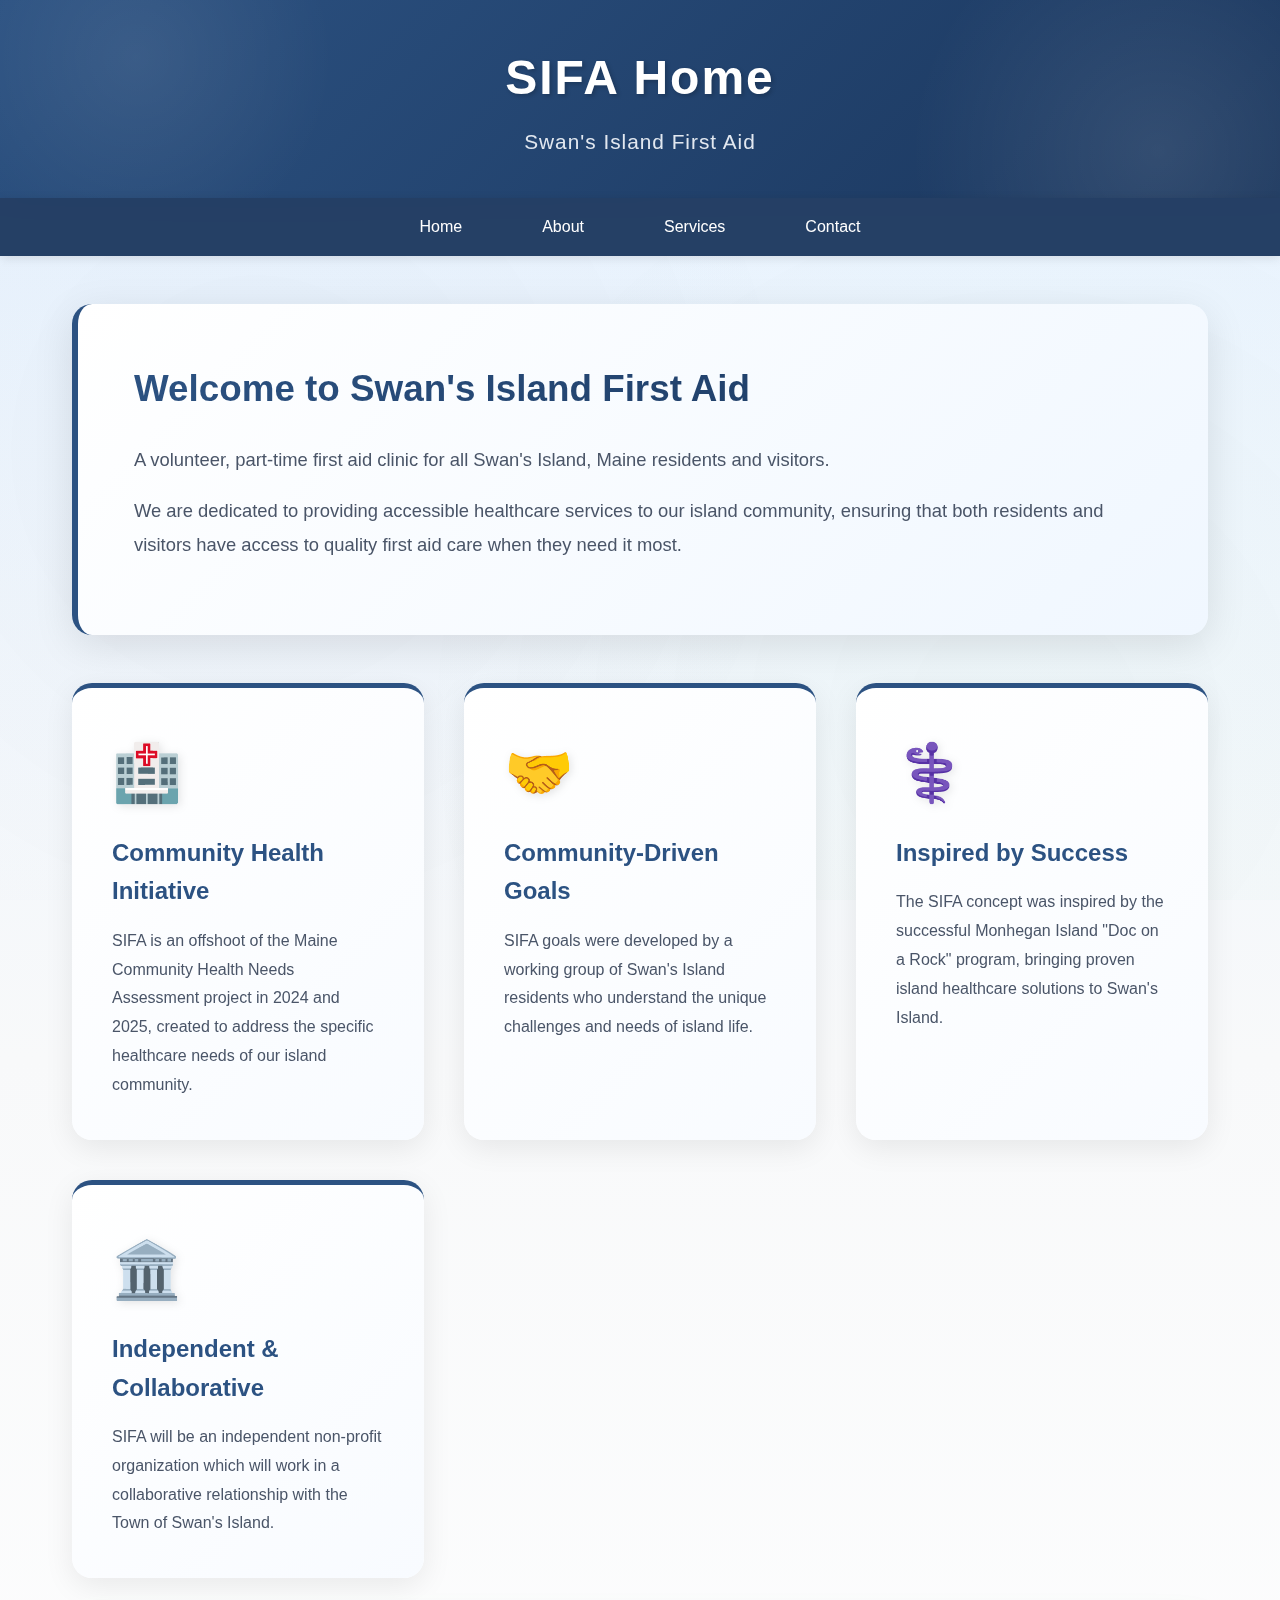
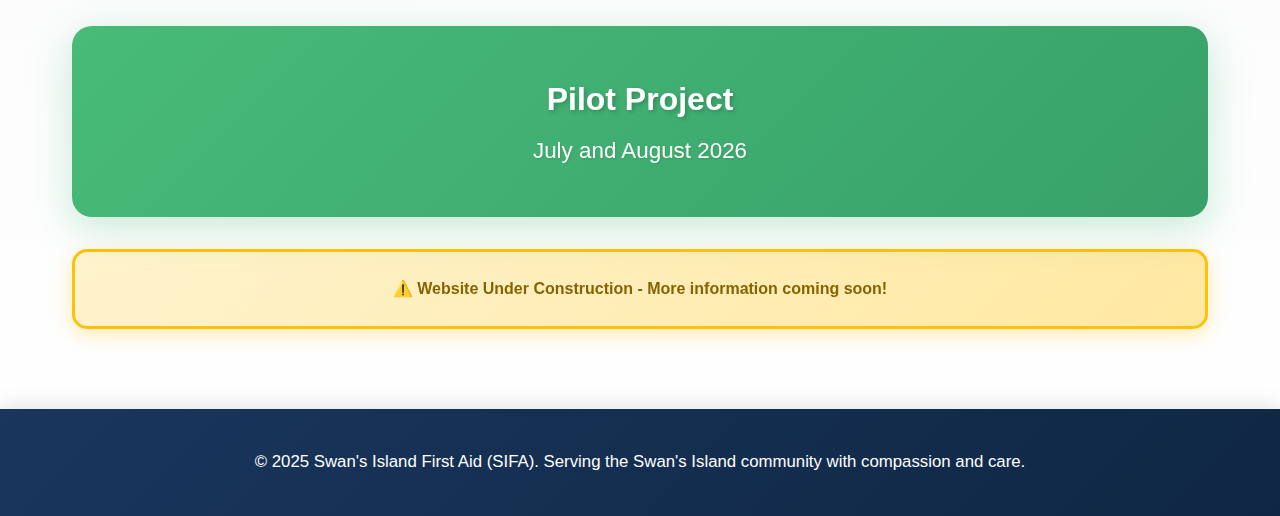
<file: index.html>
<!DOCTYPE html>
<html lang="en">
<head>
    <meta charset="UTF-8">
    <meta name="viewport" content="width=device-width, initial-scale=1.0">
    <title>SIFA Home - Swan's Island First Aid</title>
    <style>
        * {
            margin: 0;
            padding: 0;
            box-sizing: border-box;
        }

        body {
            font-family: 'Segoe UI', Tahoma, Geneva, Verdana, sans-serif;
            line-height: 1.6;
            color: #333;
            background: linear-gradient(to bottom, #e6f2ff 0%, #f8f9fa 50%, #fff 100%);
            min-height: 100vh;
        }

        /* Decorative Background Elements */
        body::before {
            content: '';
            position: fixed;
            top: 0;
            left: 0;
            width: 100%;
            height: 100%;
            background: 
                radial-gradient(circle at 20% 50%, rgba(44, 82, 130, 0.03) 0%, transparent 50%),
                radial-gradient(circle at 80% 80%, rgba(72, 187, 120, 0.03) 0%, transparent 50%);
            pointer-events: none;
            z-index: 0;
        }

        main {
            position: relative;
            z-index: 1;
        }

        /* Header */
        header {
            background: linear-gradient(135deg, #2c5282 0%, #1a365d 100%);
            color: white;
            padding: 2.5rem 0;
            box-shadow: 0 4px 20px rgba(0,0,0,0.15);
            position: relative;
            overflow: hidden;
        }

        header::before {
            content: '';
            position: absolute;
            top: -50%;
            right: -10%;
            width: 500px;
            height: 500px;
            background: radial-gradient(circle, rgba(255,255,255,0.1) 0%, transparent 70%);
            border-radius: 50%;
        }

        header::after {
            content: '';
            position: absolute;
            bottom: -30%;
            left: -5%;
            width: 400px;
            height: 400px;
            background: radial-gradient(circle, rgba(255,255,255,0.08) 0%, transparent 70%);
            border-radius: 50%;
        }

        .header-content {
            max-width: 1200px;
            margin: 0 auto;
            padding: 0 2rem;
            text-align: center;
            position: relative;
            z-index: 1;
        }

        h1 {
            font-size: 3rem;
            margin-bottom: 0.5rem;
            font-weight: 700;
            letter-spacing: 2px;
            text-shadow: 2px 2px 4px rgba(0,0,0,0.2);
        }

        .subtitle {
            font-size: 1.3rem;
            color: #e2e8f0;
            font-weight: 300;
            margin-top: 0.5rem;
            letter-spacing: 1px;
        }

        /* Navigation */
        nav {
            background-color: rgba(26, 54, 93, 0.95);
            padding: 1rem 0;
            box-shadow: 0 2px 10px rgba(0,0,0,0.1);
            backdrop-filter: blur(10px);
            position: sticky;
            top: 0;
            z-index: 100;
        }

        nav ul {
            max-width: 1200px;
            margin: 0 auto;
            padding: 0 2rem;
            list-style: none;
            display: flex;
            justify-content: center;
            gap: 2rem;
        }

        nav a {
            color: white;
            text-decoration: none;
            font-weight: 500;
            padding: 0.5rem 1.5rem;
            border-radius: 25px;
            transition: all 0.3s ease;
            position: relative;
        }

        nav a:hover {
            background-color: rgba(255,255,255,0.15);
            transform: translateY(-2px);
            box-shadow: 0 4px 8px rgba(0,0,0,0.2);
        }

        /* Main Content */
        main {
            max-width: 1200px;
            margin: 3rem auto;
            padding: 0 2rem;
        }

        .hero {
            background: linear-gradient(135deg, #ffffff 0%, #f0f7ff 100%);
            padding: 3.5rem;
            border-radius: 20px;
            box-shadow: 0 10px 40px rgba(0,0,0,0.1);
            margin-bottom: 3rem;
            border-left: 6px solid #2c5282;
            position: relative;
        }

        .hero-content {
            position: relative;
            z-index: 1;
        }

        .hero h2 {
            color: #2c5282;
            font-size: 2.3rem;
            margin-bottom: 1.5rem;
            font-weight: 700;
            background: linear-gradient(135deg, #2c5282 0%, #1a365d 100%);
            -webkit-background-clip: text;
            -webkit-text-fill-color: transparent;
            background-clip: text;
        }

        .hero p {
            font-size: 1.15rem;
            color: #4a5568;
            margin-bottom: 1rem;
            line-height: 1.9;
        }

        /* Info Cards */
        .info-grid {
            display: grid;
            grid-template-columns: repeat(auto-fit, minmax(300px, 1fr));
            gap: 2.5rem;
            margin-top: 2rem;
        }

        .info-card {
            background: linear-gradient(135deg, #ffffff 0%, #f8fbff 100%);
            padding: 2.5rem;
            border-radius: 20px;
            box-shadow: 0 8px 30px rgba(0,0,0,0.08);
            transition: all 0.4s cubic-bezier(0.175, 0.885, 0.32, 1.275);
            border-top: 5px solid #2c5282;
            position: relative;
        }

        .info-card::before {
            content: '';
            position: absolute;
            top: -50%;
            right: -50%;
            width: 200%;
            height: 200%;
            background: radial-gradient(circle, rgba(44, 82, 130, 0.05) 0%, transparent 70%);
            opacity: 0;
            transition: opacity 0.4s;
        }

        .info-card:hover::before {
            opacity: 1;
        }

        .info-card:hover {
            transform: translateY(-10px) scale(1.02);
            box-shadow: 0 15px 50px rgba(44, 82, 130, 0.2);
            border-top-color: #48bb78;
        }

        .info-card h3 {
            color: #2c5282;
            font-size: 1.5rem;
            margin-bottom: 1rem;
            font-weight: 700;
            transition: color 0.3s;
        }

        .info-card:hover h3 {
            color: #1a365d;
        }

        .info-card p {
            color: #4a5568;
            line-height: 1.8;
        }

        .icon {
            font-size: 3.5rem;
            margin-bottom: 1rem;
            display: inline-block;
            filter: drop-shadow(2px 2px 4px rgba(0,0,0,0.1));
        }

        /* Pilot Project Banner */
        .pilot-banner {
            background: linear-gradient(135deg, #48bb78 0%, #38a169 100%);
            color: white;
            padding: 3rem;
            border-radius: 20px;
            text-align: center;
            margin-top: 3rem;
            box-shadow: 0 10px 40px rgba(72, 187, 120, 0.3);
            position: relative;
        }

        .pilot-banner-content {
            position: relative;
            z-index: 1;
        }

        .pilot-banner h3 {
            font-size: 2rem;
            margin-bottom: 0.5rem;
            font-weight: 700;
            text-shadow: 2px 2px 4px rgba(0,0,0,0.2);
        }

        .pilot-banner p {
            font-size: 1.4rem;
            font-weight: 400;
            text-shadow: 1px 1px 2px rgba(0,0,0,0.1);
        }

        /* Under Construction Notice */
        .construction {
            background: linear-gradient(135deg, #fff3cd 0%, #ffe8a1 100%);
            border: 3px solid #ffc107;
            color: #856404;
            padding: 1.5rem 2rem;
            border-radius: 15px;
            margin-top: 2rem;
            text-align: center;
            font-weight: 600;
            box-shadow: 0 6px 20px rgba(255, 193, 7, 0.3);
        }

        /* Footer */
        footer {
            background: linear-gradient(135deg, #1a365d 0%, #0f2744 100%);
            color: white;
            text-align: center;
            padding: 2.5rem 0;
            margin-top: 5rem;
            box-shadow: 0 -4px 20px rgba(0,0,0,0.1);
        }

        footer p {
            max-width: 1200px;
            margin: 0 auto;
            padding: 0 2rem;
            font-size: 1.05rem;
        }

        /* Responsive Design */
        @media (max-width: 768px) {
            h1 {
                font-size: 2.2rem;
            }

            .subtitle {
                font-size: 1.1rem;
            }

            nav ul {
                flex-direction: column;
                gap: 0.5rem;
            }

            .hero {
                padding: 2rem;
            }

            .hero h2 {
                font-size: 1.7rem;
            }

            .info-grid {
                grid-template-columns: 1fr;
            }

            .icon {
                font-size: 3rem;
            }
        }
    </style>
</head>
<body>
    <header>
        <div class="header-content">
            <h1>SIFA Home</h1>
            <p class="subtitle">Swan's Island First Aid</p>
        </div>
    </header>

    <nav>
        <ul>
            <li><a href="index.html" class="active">Home</a></li>
            <li><a href="about.html">About</a></li>
            <li><a href="services.html">Services</a></li>
            <li><a href="contact.html">Contact</a></li>
        </ul>
    </nav>

    <main>
        <section class="hero">
            <div class="hero-content">
                <h2>Welcome to Swan's Island First Aid</h2>
                <p>A volunteer, part-time first aid clinic for all Swan's Island, Maine residents and visitors.</p>
                <p>We are dedicated to providing accessible healthcare services to our island community, ensuring that both residents and visitors have access to quality first aid care when they need it most.</p>
            </div>
        </section>

        <div class="info-grid">
            <div class="info-card">
                <div class="icon">🏥</div>
                <h3>Community Health Initiative</h3>
                <p>SIFA is an offshoot of the Maine Community Health Needs Assessment project in 2024 and 2025, created to address the specific healthcare needs of our island community.</p>
            </div>

            <div class="info-card">
                <div class="icon">🤝</div>
                <h3>Community-Driven Goals</h3>
                <p>SIFA goals were developed by a working group of Swan's Island residents who understand the unique challenges and needs of island life.</p>
            </div>

            <div class="info-card">
                <div class="icon">⚕️</div>
                <h3>Inspired by Success</h3>
                <p>The SIFA concept was inspired by the successful Monhegan Island "Doc on a Rock" program, bringing proven island healthcare solutions to Swan's Island.</p>
            </div>

            <div class="info-card">
                <div class="icon">🏛️</div>
                <h3>Independent & Collaborative</h3>
                <p>SIFA will be an independent non-profit organization which will work in a collaborative relationship with the Town of Swan's Island.</p>
            </div>
        </div>

        <div class="pilot-banner">
            <div class="pilot-banner-content">
                <h3>Pilot Project</h3>
                <p>July and August 2026</p>
            </div>
        </div>

        <div class="construction">
            ⚠️ Website Under Construction - More information coming soon!
        </div>
    </main>

    <footer>
        <p>&copy; 2025 Swan's Island First Aid (SIFA). Serving the Swan's Island community with compassion and care.</p>
    </footer>
</body>
</html>
</file>
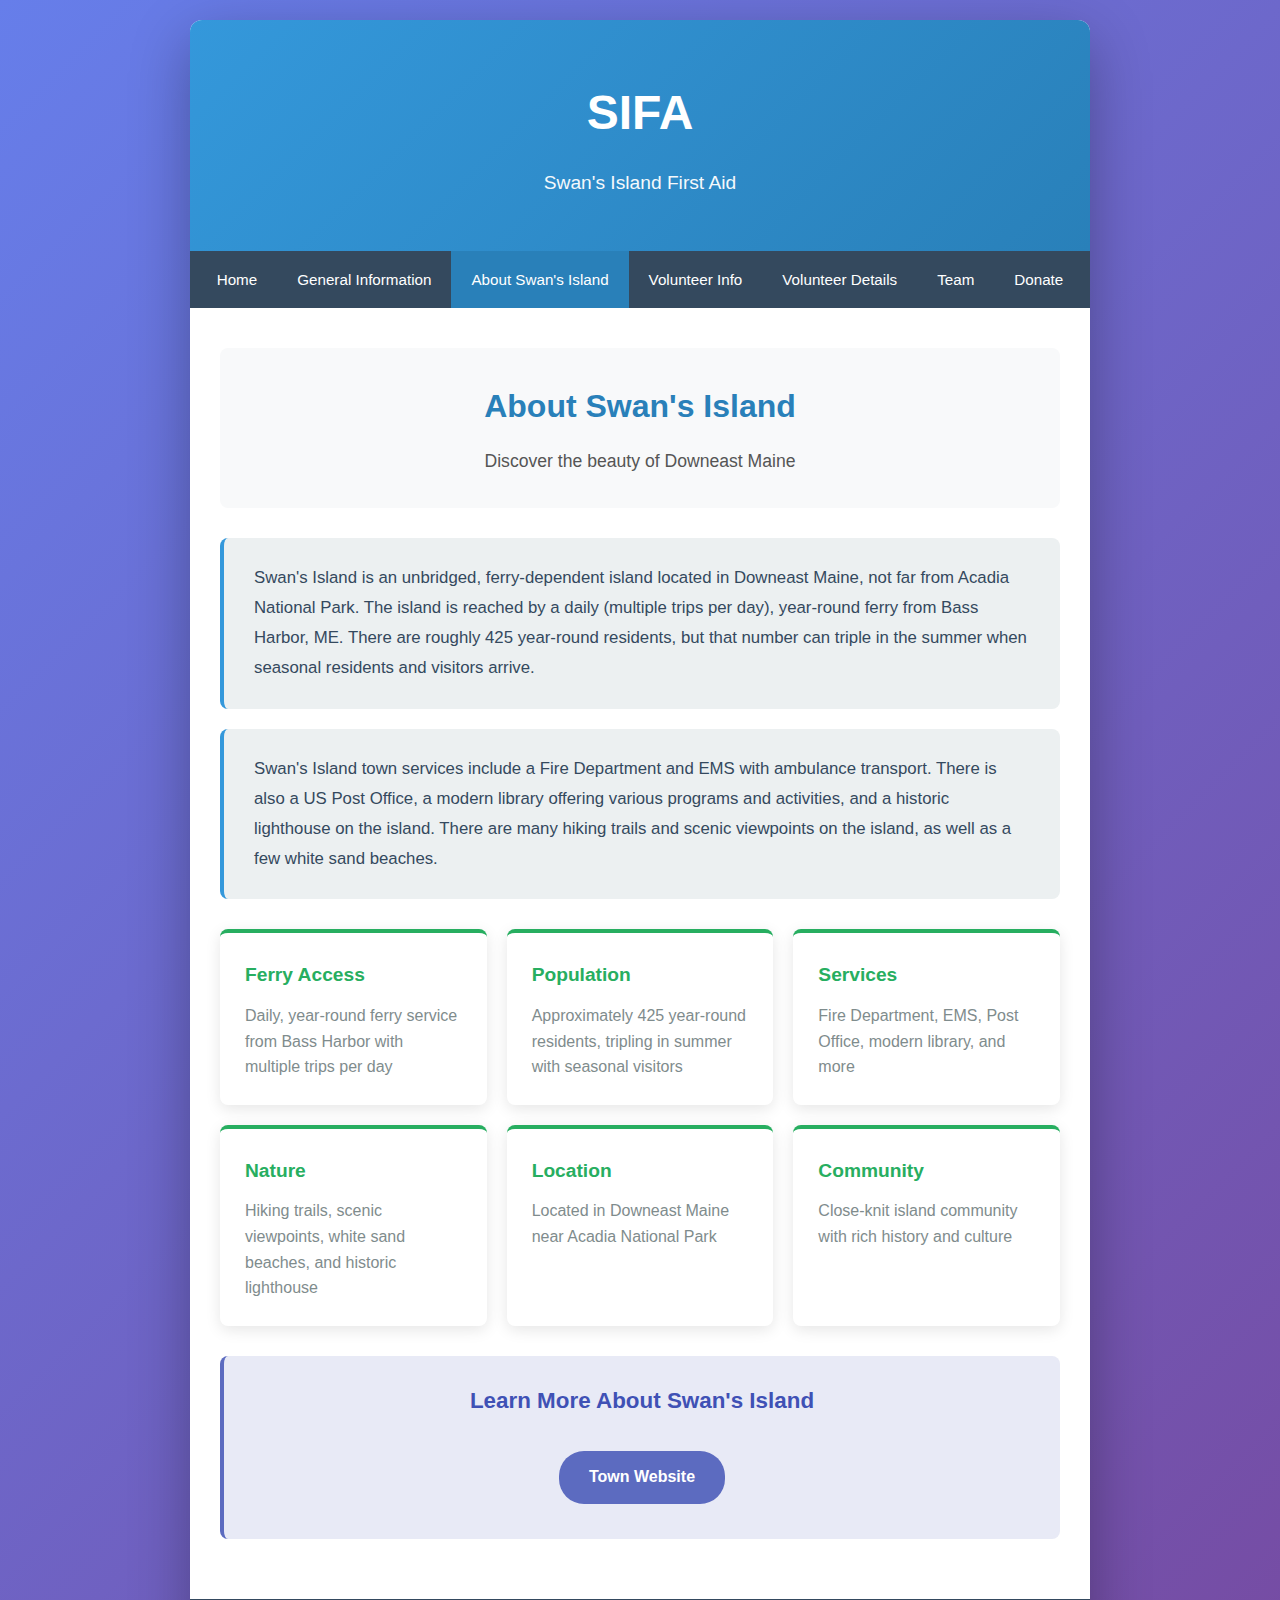
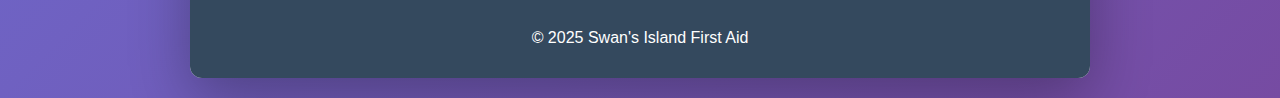
<file: about-swans-island.html>
<!DOCTYPE html>
<html lang="en">
<head>
    <meta charset="UTF-8">
    <meta name="viewport" content="width=device-width, initial-scale=1.0">
    <title>About Swan's Island - SIFA</title>
    <link rel="stylesheet" href="styles.css">
</head>
<body>
    <div class="container">
        <header>
            <h1>SIFA</h1>
            <p class="subtitle">Swan's Island First Aid</p>
        </header>
        
        <nav>
            <a href="home.html">Home</a>
            <a href="general-information.html">General Information</a>
            <a href="about-swans-island.html" class="active">About Swan's Island</a>
            <a href="volunteer-info.html">Volunteer Info</a>
            <a href="volunteer-details.html">Volunteer Details</a>
            <a href="team.html">Team</a>
            <a href="donate.html">Donate</a>
        </nav>
        
        <main>
            <div class="hero">
                <h2>About Swan's Island</h2>
                <p>Discover the beauty of Downeast Maine</p>
            </div>

            <div class="box box--default">
                <p>Swan's Island is an unbridged, ferry-dependent island located in Downeast Maine, not far from Acadia National Park. The island is reached by a daily (multiple trips per day), year-round ferry from Bass Harbor, ME. There are roughly 425 year-round residents, but that number can triple in the summer when seasonal residents and visitors arrive.</p>
            </div>

            <div class="box box--default">
                <p>Swan's Island town services include a Fire Department and EMS with ambulance transport. There is also a US Post Office, a modern library offering various programs and activities, and a historic lighthouse on the island. There are many hiking trails and scenic viewpoints on the island, as well as a few white sand beaches.</p>
            </div>

            <div class="features">
                <div class="feature">
                    <h3>Ferry Access</h3>
                    <p>Daily, year-round ferry service from Bass Harbor with multiple trips per day</p>
                </div>

                <div class="feature">
                    <h3>Population</h3>
                    <p>Approximately 425 year-round residents, tripling in summer with seasonal visitors</p>
                </div>

                <div class="feature">
                    <h3>Services</h3>
                    <p>Fire Department, EMS, Post Office, modern library, and more</p>
                </div>

                <div class="feature">
                    <h3>Nature</h3>
                    <p>Hiking trails, scenic viewpoints, white sand beaches, and historic lighthouse</p>
                </div>

                <div class="feature">
                    <h3>Location</h3>
                    <p>Located in Downeast Maine near Acadia National Park</p>
                </div>

                <div class="feature">
                    <h3>Community</h3>
                    <p>Close-knit island community with rich history and culture</p>
                </div>
            </div>

            <div class="box box--link box--centered">
                <h3>Learn More About Swan's Island</h3>
                <a href="https://www.townofswansisland.gov/explore/attractions.php" class="btn" target="_blank">Town Website</a>
            </div>
        </main>
        
        <footer>
            <p>&copy; 2025 Swan's Island First Aid</p>
        </footer>
    </div>
</body>
</html>
</file>
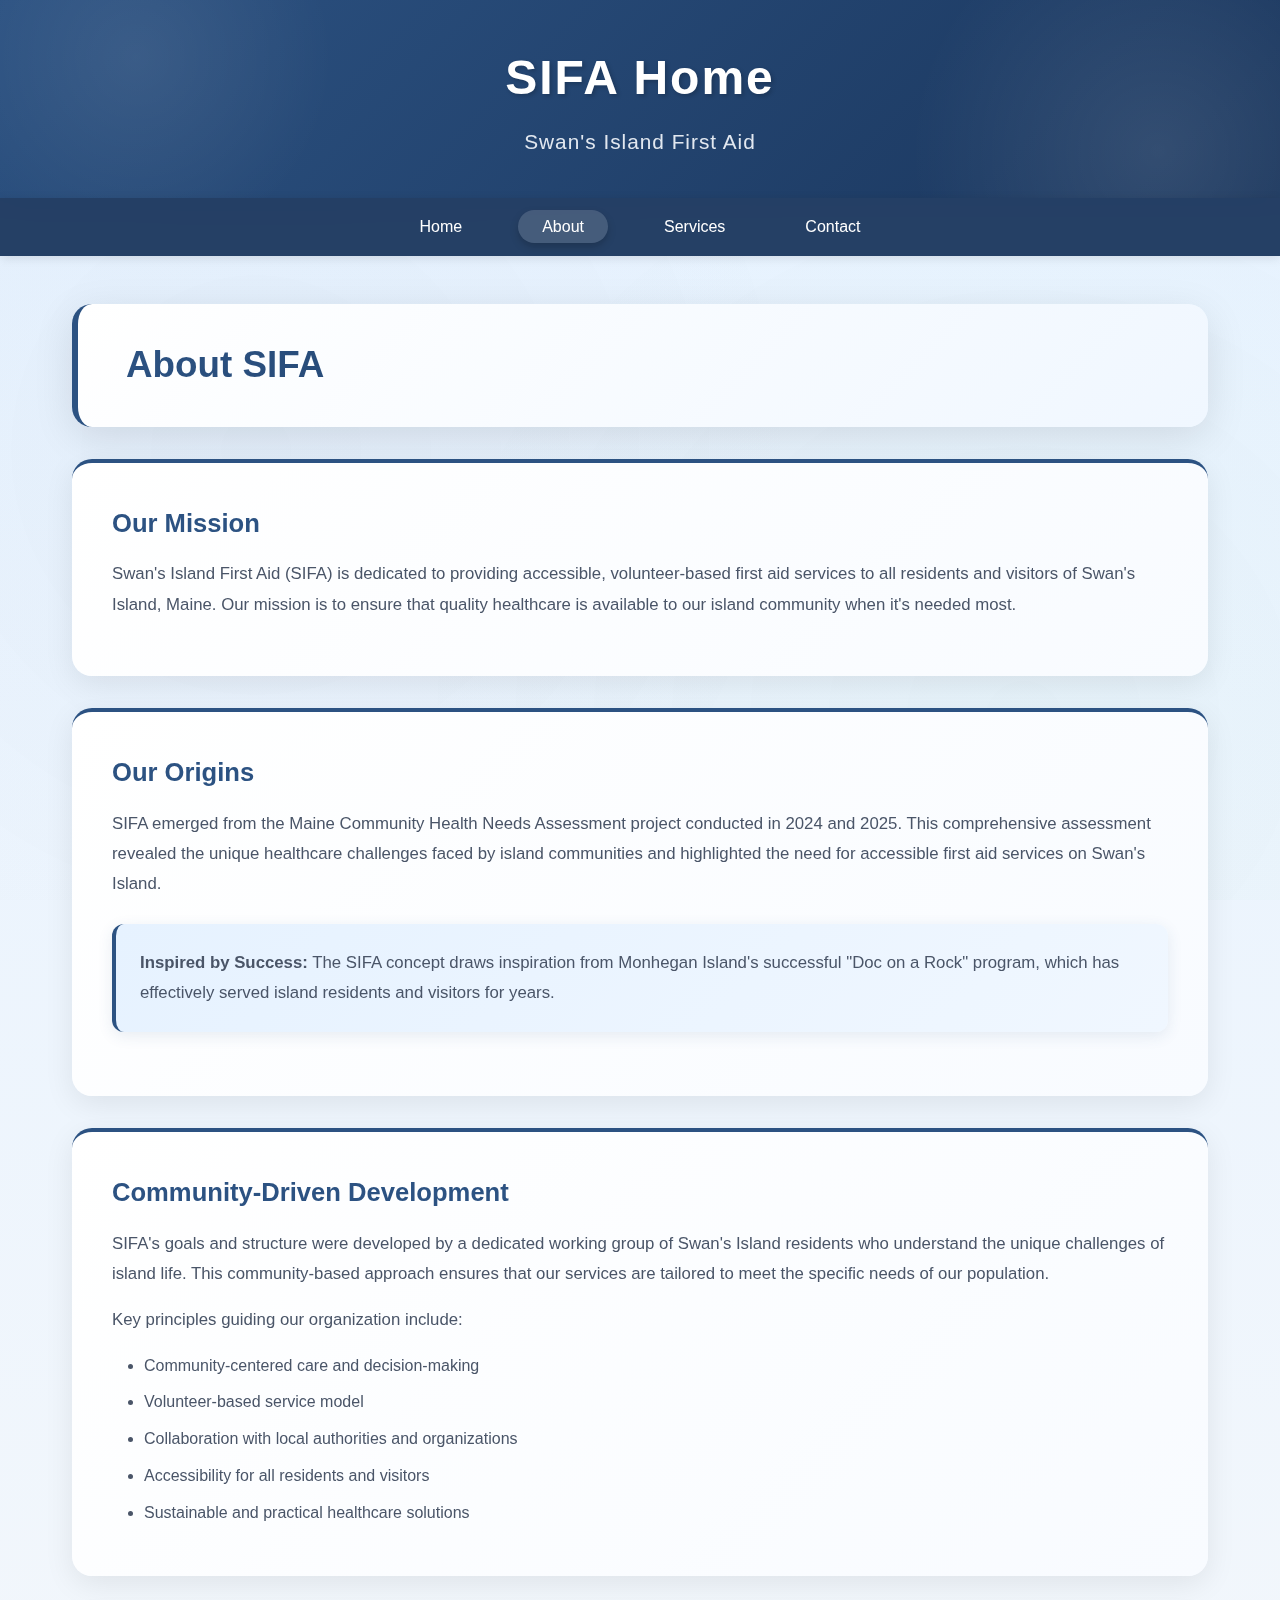
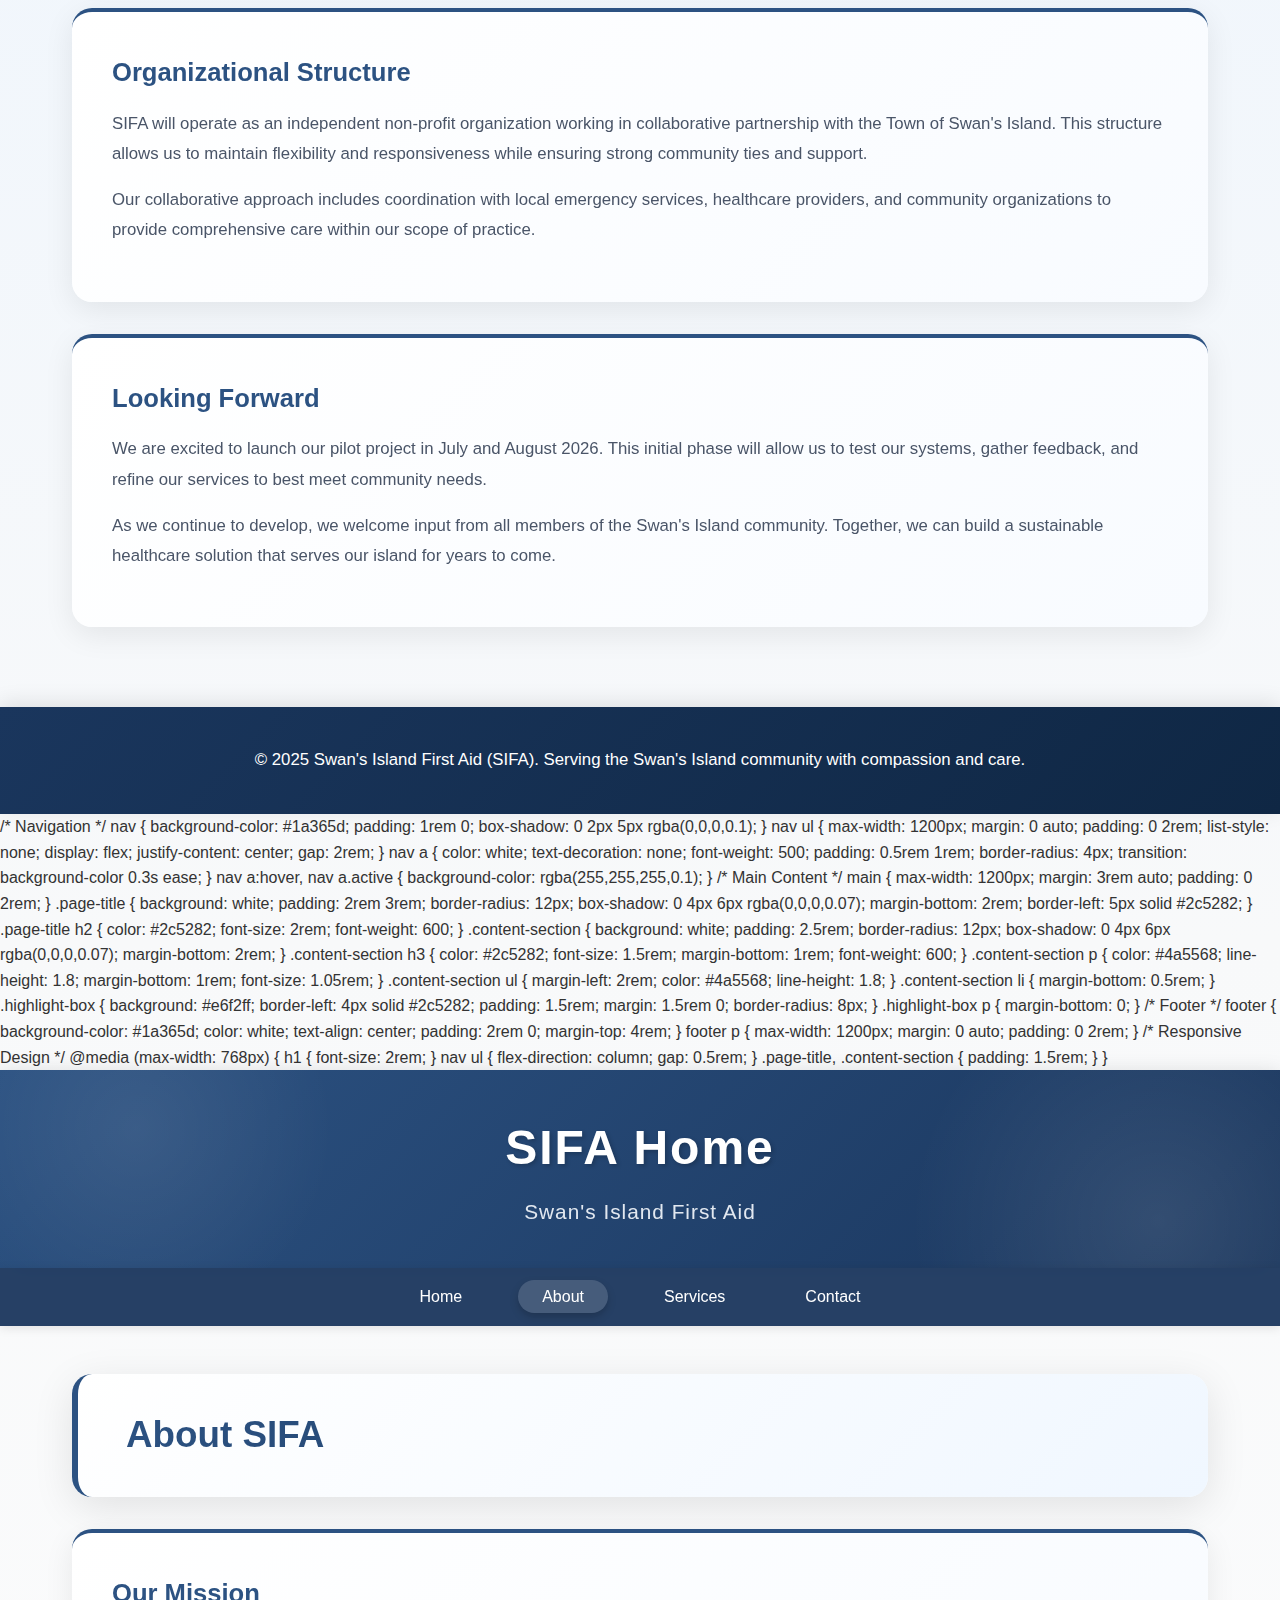
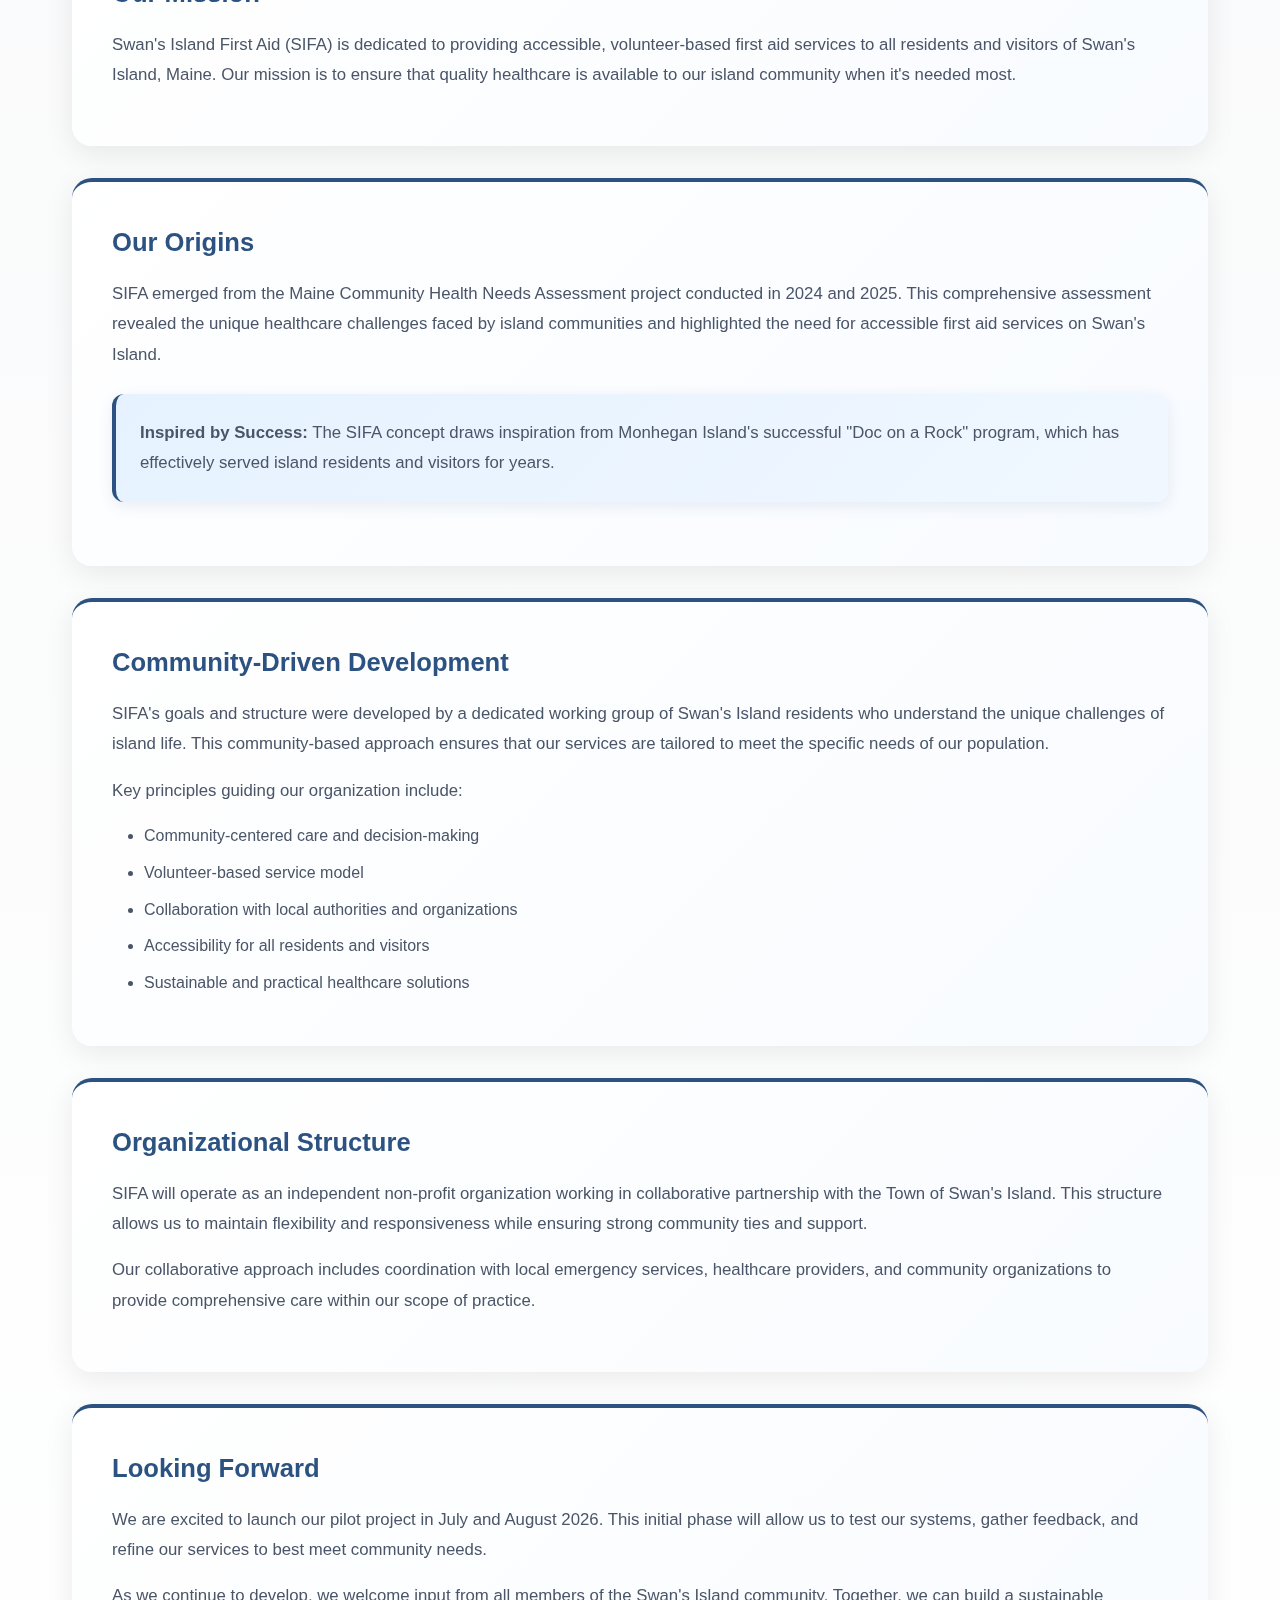
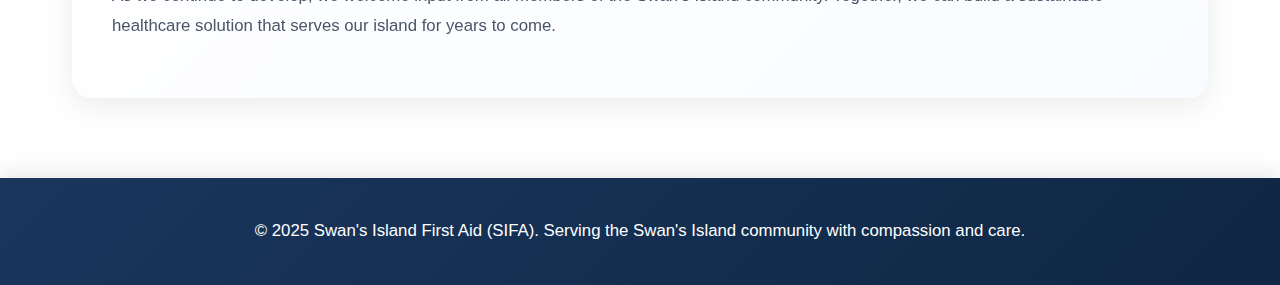
<file: about.html>
<!DOCTYPE html>
<html lang="en">
<head>
    <meta charset="UTF-8">
    <meta name="viewport" content="width=device-width, initial-scale=1.0">
    <title>About - SIFA Home</title>
    <style>
        * {
            margin: 0;
            padding: 0;
            box-sizing: border-box;
        }

        body {
            font-family: 'Segoe UI', Tahoma, Geneva, Verdana, sans-serif;
            line-height: 1.6;
            color: #333;
            background: linear-gradient(to bottom, #e6f2ff 0%, #f8f9fa 50%, #fff 100%);
            min-height: 100vh;
        }

        body::before {
            content: '';
            position: fixed;
            top: 0;
            left: 0;
            width: 100%;
            height: 100%;
            background: 
                radial-gradient(circle at 20% 50%, rgba(44, 82, 130, 0.03) 0%, transparent 50%),
                radial-gradient(circle at 80% 80%, rgba(72, 187, 120, 0.03) 0%, transparent 50%);
            pointer-events: none;
            z-index: 0;
        }

        main {
            position: relative;
            z-index: 1;
        }

        /* Header */
        header {
            background: linear-gradient(135deg, #2c5282 0%, #1a365d 100%);
            color: white;
            padding: 2.5rem 0;
            box-shadow: 0 4px 20px rgba(0,0,0,0.15);
            position: relative;
            overflow: hidden;
        }

        header::before {
            content: '';
            position: absolute;
            top: -50%;
            right: -10%;
            width: 500px;
            height: 500px;
            background: radial-gradient(circle, rgba(255,255,255,0.1) 0%, transparent 70%);
            border-radius: 50%;
        }

        header::after {
            content: '';
            position: absolute;
            bottom: -30%;
            left: -5%;
            width: 400px;
            height: 400px;
            background: radial-gradient(circle, rgba(255,255,255,0.08) 0%, transparent 70%);
            border-radius: 50%;
        }

        .header-content {
            max-width: 1200px;
            margin: 0 auto;
            padding: 0 2rem;
            text-align: center;
            position: relative;
            z-index: 1;
        }

        h1 {
            font-size: 3rem;
            margin-bottom: 0.5rem;
            font-weight: 700;
            letter-spacing: 2px;
            text-shadow: 2px 2px 4px rgba(0,0,0,0.2);
        }

        .subtitle {
            font-size: 1.3rem;
            color: #e2e8f0;
            font-weight: 300;
            margin-top: 0.5rem;
            letter-spacing: 1px;
        }

        /* Navigation */
        nav {
            background-color: rgba(26, 54, 93, 0.95);
            padding: 1rem 0;
            box-shadow: 0 2px 10px rgba(0,0,0,0.1);
            backdrop-filter: blur(10px);
            position: sticky;
            top: 0;
            z-index: 100;
        }

        nav ul {
            max-width: 1200px;
            margin: 0 auto;
            padding: 0 2rem;
            list-style: none;
            display: flex;
            justify-content: center;
            gap: 2rem;
        }

        nav a {
            color: white;
            text-decoration: none;
            font-weight: 500;
            padding: 0.5rem 1.5rem;
            border-radius: 25px;
            transition: all 0.3s ease;
            position: relative;
        }

        nav a:hover,
        nav a.active {
            background-color: rgba(255,255,255,0.15);
            transform: translateY(-2px);
            box-shadow: 0 4px 8px rgba(0,0,0,0.2);
        }

        /* Main Content */
        main {
            max-width: 1200px;
            margin: 3rem auto;
            padding: 0 2rem;
        }

        .page-title {
            background: linear-gradient(135deg, #ffffff 0%, #f0f7ff 100%);
            padding: 2rem 3rem;
            border-radius: 20px;
            box-shadow: 0 10px 40px rgba(0,0,0,0.1);
            margin-bottom: 2rem;
            border-left: 6px solid #2c5282;
        }

        .page-title h2 {
            color: #2c5282;
            font-size: 2.3rem;
            font-weight: 700;
            background: linear-gradient(135deg, #2c5282 0%, #1a365d 100%);
            -webkit-background-clip: text;
            -webkit-text-fill-color: transparent;
            background-clip: text;
        }

        .content-section {
            background: linear-gradient(135deg, #ffffff 0%, #f8fbff 100%);
            padding: 2.5rem;
            border-radius: 20px;
            box-shadow: 0 8px 30px rgba(0,0,0,0.08);
            margin-bottom: 2rem;
            border-top: 4px solid #2c5282;
            transition: all 0.3s ease;
        }

        .content-section:hover {
            transform: translateY(-5px);
            box-shadow: 0 12px 40px rgba(0,0,0,0.12);
        }

        .content-section h3 {
            color: #2c5282;
            font-size: 1.6rem;
            margin-bottom: 1rem;
            font-weight: 700;
        }

        .content-section p {
            color: #4a5568;
            line-height: 1.8;
            margin-bottom: 1rem;
            font-size: 1.05rem;
        }

        .content-section ul {
            margin-left: 2rem;
            color: #4a5568;
            line-height: 1.8;
        }

        .content-section li {
            margin-bottom: 0.5rem;
        }

        .highlight-box {
            background: linear-gradient(135deg, #e6f2ff 0%, #f0f7ff 100%);
            border-left: 4px solid #2c5282;
            padding: 1.5rem;
            margin: 1.5rem 0;
            border-radius: 12px;
            box-shadow: 0 4px 15px rgba(44, 82, 130, 0.1);
        }

        .highlight-box p {
            margin-bottom: 0;
        }

        /* Footer */
        footer {
            background: linear-gradient(135deg, #1a365d 0%, #0f2744 100%);
            color: white;
            text-align: center;
            padding: 2.5rem 0;
            margin-top: 5rem;
            box-shadow: 0 -4px 20px rgba(0,0,0,0.1);
        }

        footer p {
            max-width: 1200px;
            margin: 0 auto;
            padding: 0 2rem;
            font-size: 1.05rem;
        }

        /* Responsive Design */
        @media (max-width: 768px) {
            h1 {
                font-size: 2.2rem;
            }

            nav ul {
                flex-direction: column;
                gap: 0.5rem;
            }

            .page-title,
            .content-section {
                padding: 1.5rem;
            }
        }
    </style>
</head>
<body>
    <header>
        <div class="header-content">
            <h1>SIFA Home</h1>
            <p class="subtitle">Swan's Island First Aid</p>
        </div>
    </header>

    <nav>
        <ul>
            <li><a href="index.html">Home</a></li>
            <li><a href="about.html" class="active">About</a></li>
            <li><a href="services.html">Services</a></li>
            <li><a href="contact.html">Contact</a></li>
        </ul>
    </nav>

    <main>
        <div class="page-title">
            <h2>About SIFA</h2>
        </div>

        <div class="content-section">
            <h3>Our Mission</h3>
            <p>Swan's Island First Aid (SIFA) is dedicated to providing accessible, volunteer-based first aid services to all residents and visitors of Swan's Island, Maine. Our mission is to ensure that quality healthcare is available to our island community when it's needed most.</p>
        </div>

        <div class="content-section">
            <h3>Our Origins</h3>
            <p>SIFA emerged from the Maine Community Health Needs Assessment project conducted in 2024 and 2025. This comprehensive assessment revealed the unique healthcare challenges faced by island communities and highlighted the need for accessible first aid services on Swan's Island.</p>
            
            <div class="highlight-box">
                <p><strong>Inspired by Success:</strong> The SIFA concept draws inspiration from Monhegan Island's successful "Doc on a Rock" program, which has effectively served island residents and visitors for years.</p>
            </div>
        </div>

        <div class="content-section">
            <h3>Community-Driven Development</h3>
            <p>SIFA's goals and structure were developed by a dedicated working group of Swan's Island residents who understand the unique challenges of island life. This community-based approach ensures that our services are tailored to meet the specific needs of our population.</p>
            
            <p>Key principles guiding our organization include:</p>
            <ul>
                <li>Community-centered care and decision-making</li>
                <li>Volunteer-based service model</li>
                <li>Collaboration with local authorities and organizations</li>
                <li>Accessibility for all residents and visitors</li>
                <li>Sustainable and practical healthcare solutions</li>
            </ul>
        </div>

        <div class="content-section">
            <h3>Organizational Structure</h3>
            <p>SIFA will operate as an independent non-profit organization working in collaborative partnership with the Town of Swan's Island. This structure allows us to maintain flexibility and responsiveness while ensuring strong community ties and support.</p>
            
            <p>Our collaborative approach includes coordination with local emergency services, healthcare providers, and community organizations to provide comprehensive care within our scope of practice.</p>
        </div>

        <div class="content-section">
            <h3>Looking Forward</h3>
            <p>We are excited to launch our pilot project in July and August 2026. This initial phase will allow us to test our systems, gather feedback, and refine our services to best meet community needs.</p>
            
            <p>As we continue to develop, we welcome input from all members of the Swan's Island community. Together, we can build a sustainable healthcare solution that serves our island for years to come.</p>
        </div>
    </main>

    <footer>
        <p>&copy; 2025 Swan's Island First Aid (SIFA). Serving the Swan's Island community with compassion and care.</p>
    </footer>
</body>
</html>

        /* Navigation */
        nav {
            background-color: #1a365d;
            padding: 1rem 0;
            box-shadow: 0 2px 5px rgba(0,0,0,0.1);
        }

        nav ul {
            max-width: 1200px;
            margin: 0 auto;
            padding: 0 2rem;
            list-style: none;
            display: flex;
            justify-content: center;
            gap: 2rem;
        }

        nav a {
            color: white;
            text-decoration: none;
            font-weight: 500;
            padding: 0.5rem 1rem;
            border-radius: 4px;
            transition: background-color 0.3s ease;
        }

        nav a:hover,
        nav a.active {
            background-color: rgba(255,255,255,0.1);
        }

        /* Main Content */
        main {
            max-width: 1200px;
            margin: 3rem auto;
            padding: 0 2rem;
        }

        .page-title {
            background: white;
            padding: 2rem 3rem;
            border-radius: 12px;
            box-shadow: 0 4px 6px rgba(0,0,0,0.07);
            margin-bottom: 2rem;
            border-left: 5px solid #2c5282;
        }

        .page-title h2 {
            color: #2c5282;
            font-size: 2rem;
            font-weight: 600;
        }

        .content-section {
            background: white;
            padding: 2.5rem;
            border-radius: 12px;
            box-shadow: 0 4px 6px rgba(0,0,0,0.07);
            margin-bottom: 2rem;
        }

        .content-section h3 {
            color: #2c5282;
            font-size: 1.5rem;
            margin-bottom: 1rem;
            font-weight: 600;
        }

        .content-section p {
            color: #4a5568;
            line-height: 1.8;
            margin-bottom: 1rem;
            font-size: 1.05rem;
        }

        .content-section ul {
            margin-left: 2rem;
            color: #4a5568;
            line-height: 1.8;
        }

        .content-section li {
            margin-bottom: 0.5rem;
        }

        .highlight-box {
            background: #e6f2ff;
            border-left: 4px solid #2c5282;
            padding: 1.5rem;
            margin: 1.5rem 0;
            border-radius: 8px;
        }

        .highlight-box p {
            margin-bottom: 0;
        }

        /* Footer */
        footer {
            background-color: #1a365d;
            color: white;
            text-align: center;
            padding: 2rem 0;
            margin-top: 4rem;
        }

        footer p {
            max-width: 1200px;
            margin: 0 auto;
            padding: 0 2rem;
        }

        /* Responsive Design */
        @media (max-width: 768px) {
            h1 {
                font-size: 2rem;
            }

            nav ul {
                flex-direction: column;
                gap: 0.5rem;
            }

            .page-title,
            .content-section {
                padding: 1.5rem;
            }
        }
    </style>
</head>
<body>
    <header>
        <div class="header-content">
            <h1>SIFA Home</h1>
            <p class="subtitle">Swan's Island First Aid</p>
        </div>
    </header>

    <nav>
        <ul>
            <li><a href="sifa-home.html">Home</a></li>
            <li><a href="about.html" class="active">About</a></li>
            <li><a href="services.html">Services</a></li>
            <li><a href="contact.html">Contact</a></li>
        </ul>
    </nav>

    <main>
        <div class="page-title">
            <h2>About SIFA</h2>
        </div>

        <div class="content-section">
            <h3>Our Mission</h3>
            <p>Swan's Island First Aid (SIFA) is dedicated to providing accessible, volunteer-based first aid services to all residents and visitors of Swan's Island, Maine. Our mission is to ensure that quality healthcare is available to our island community when it's needed most.</p>
        </div>

        <div class="content-section">
            <h3>Our Origins</h3>
            <p>SIFA emerged from the Maine Community Health Needs Assessment project conducted in 2024 and 2025. This comprehensive assessment revealed the unique healthcare challenges faced by island communities and highlighted the need for accessible first aid services on Swan's Island.</p>
            
            <div class="highlight-box">
                <p><strong>Inspired by Success:</strong> The SIFA concept draws inspiration from Monhegan Island's successful "Doc on a Rock" program, which has effectively served island residents and visitors for years.</p>
            </div>
        </div>

        <div class="content-section">
            <h3>Community-Driven Development</h3>
            <p>SIFA's goals and structure were developed by a dedicated working group of Swan's Island residents who understand the unique challenges of island life. This community-based approach ensures that our services are tailored to meet the specific needs of our population.</p>
            
            <p>Key principles guiding our organization include:</p>
            <ul>
                <li>Community-centered care and decision-making</li>
                <li>Volunteer-based service model</li>
                <li>Collaboration with local authorities and organizations</li>
                <li>Accessibility for all residents and visitors</li>
                <li>Sustainable and practical healthcare solutions</li>
            </ul>
        </div>

        <div class="content-section">
            <h3>Organizational Structure</h3>
            <p>SIFA will operate as an independent non-profit organization working in collaborative partnership with the Town of Swan's Island. This structure allows us to maintain flexibility and responsiveness while ensuring strong community ties and support.</p>
            
            <p>Our collaborative approach includes coordination with local emergency services, healthcare providers, and community organizations to provide comprehensive care within our scope of practice.</p>
        </div>

        <div class="content-section">
            <h3>Looking Forward</h3>
            <p>We are excited to launch our pilot project in July and August 2026. This initial phase will allow us to test our systems, gather feedback, and refine our services to best meet community needs.</p>
            
            <p>As we continue to develop, we welcome input from all members of the Swan's Island community. Together, we can build a sustainable healthcare solution that serves our island for years to come.</p>
        </div>
    </main>

    <footer>
        <p>&copy; 2025 Swan's Island First Aid (SIFA). Serving the Swan's Island community with compassion and care.</p>
    </footer>
</body>
</html>
</file>
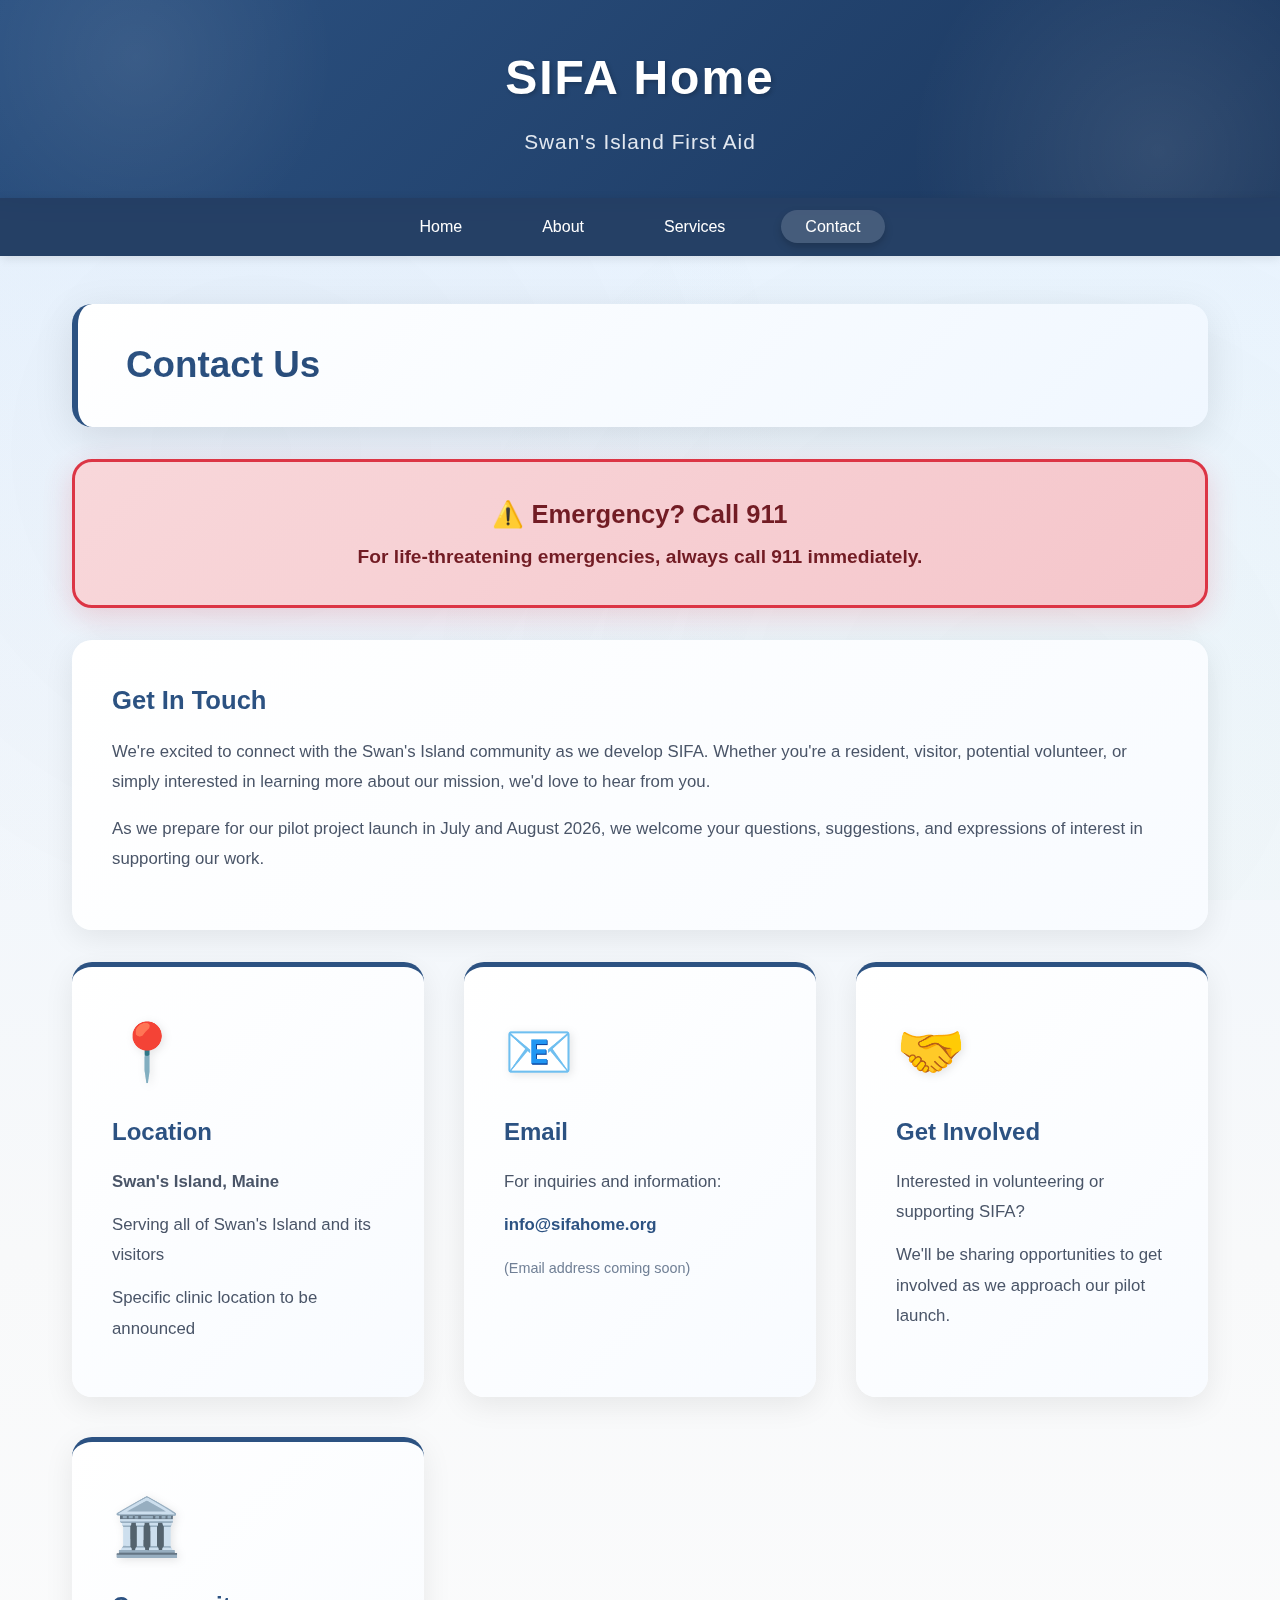
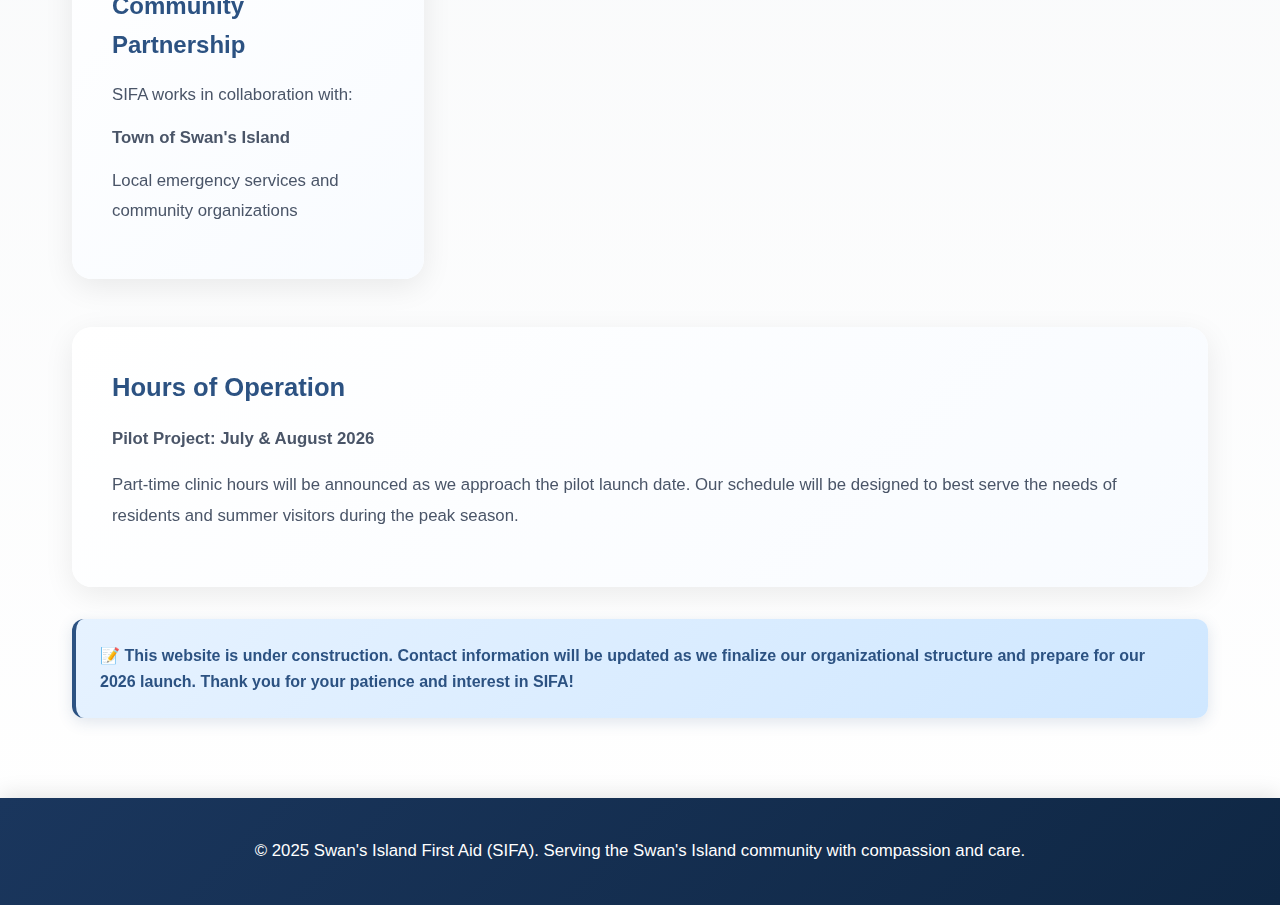
<file: contact.html>
<!DOCTYPE html>
<html lang="en">
<head>
    <meta charset="UTF-8">
    <meta name="viewport" content="width=device-width, initial-scale=1.0">
    <title>Contact - SIFA Home</title>
    <style>
        * {
            margin: 0;
            padding: 0;
            box-sizing: border-box;
        }

        body {
            font-family: 'Segoe UI', Tahoma, Geneva, Verdana, sans-serif;
            line-height: 1.6;
            color: #333;
            background: linear-gradient(to bottom, #e6f2ff 0%, #f8f9fa 50%, #fff 100%);
            min-height: 100vh;
        }

        body::before {
            content: '';
            position: fixed;
            top: 0;
            left: 0;
            width: 100%;
            height: 100%;
            background: 
                radial-gradient(circle at 20% 50%, rgba(44, 82, 130, 0.03) 0%, transparent 50%),
                radial-gradient(circle at 80% 80%, rgba(72, 187, 120, 0.03) 0%, transparent 50%);
            pointer-events: none;
            z-index: 0;
        }

        main {
            position: relative;
            z-index: 1;
        }

        /* Header */
        header {
            background: linear-gradient(135deg, #2c5282 0%, #1a365d 100%);
            color: white;
            padding: 2.5rem 0;
            box-shadow: 0 4px 20px rgba(0,0,0,0.15);
            position: relative;
            overflow: hidden;
        }

        header::before {
            content: '';
            position: absolute;
            top: -50%;
            right: -10%;
            width: 500px;
            height: 500px;
            background: radial-gradient(circle, rgba(255,255,255,0.1) 0%, transparent 70%);
            border-radius: 50%;
        }

        header::after {
            content: '';
            position: absolute;
            bottom: -30%;
            left: -5%;
            width: 400px;
            height: 400px;
            background: radial-gradient(circle, rgba(255,255,255,0.08) 0%, transparent 70%);
            border-radius: 50%;
        }

        .header-content {
            max-width: 1200px;
            margin: 0 auto;
            padding: 0 2rem;
            text-align: center;
            position: relative;
            z-index: 1;
        }

        h1 {
            font-size: 3rem;
            margin-bottom: 0.5rem;
            font-weight: 700;
            letter-spacing: 2px;
            text-shadow: 2px 2px 4px rgba(0,0,0,0.2);
        }

        .subtitle {
            font-size: 1.3rem;
            color: #e2e8f0;
            font-weight: 300;
            margin-top: 0.5rem;
            letter-spacing: 1px;
        }

        /* Navigation */
        nav {
            background-color: rgba(26, 54, 93, 0.95);
            padding: 1rem 0;
            box-shadow: 0 2px 10px rgba(0,0,0,0.1);
            backdrop-filter: blur(10px);
            position: sticky;
            top: 0;
            z-index: 100;
        }

        nav ul {
            max-width: 1200px;
            margin: 0 auto;
            padding: 0 2rem;
            list-style: none;
            display: flex;
            justify-content: center;
            gap: 2rem;
        }

        nav a {
            color: white;
            text-decoration: none;
            font-weight: 500;
            padding: 0.5rem 1.5rem;
            border-radius: 25px;
            transition: all 0.3s ease;
            position: relative;
        }

        nav a:hover,
        nav a.active {
            background-color: rgba(255,255,255,0.15);
            transform: translateY(-2px);
            box-shadow: 0 4px 8px rgba(0,0,0,0.2);
        }

        /* Main Content */
        main {
            max-width: 1200px;
            margin: 3rem auto;
            padding: 0 2rem;
        }

        .page-title {
            background: linear-gradient(135deg, #ffffff 0%, #f0f7ff 100%);
            padding: 2rem 3rem;
            border-radius: 20px;
            box-shadow: 0 10px 40px rgba(0,0,0,0.1);
            margin-bottom: 2rem;
            border-left: 6px solid #2c5282;
        }

        .page-title h2 {
            color: #2c5282;
            font-size: 2.3rem;
            font-weight: 700;
            background: linear-gradient(135deg, #2c5282 0%, #1a365d 100%);
            -webkit-background-clip: text;
            -webkit-text-fill-color: transparent;
            background-clip: text;
        }

        .emergency-banner {
            background: linear-gradient(135deg, #f8d7da 0%, #f5c6cb 100%);
            border: 3px solid #dc3545;
            color: #721c24;
            padding: 2rem;
            border-radius: 20px;
            text-align: center;
            margin-bottom: 2rem;
            box-shadow: 0 8px 30px rgba(220, 53, 69, 0.2);
        }

        .emergency-banner h3 {
            font-size: 1.6rem;
            margin-bottom: 0.5rem;
            color: #721c24;
            font-weight: 700;
        }

        .emergency-banner p {
            font-size: 1.2rem;
            font-weight: 600;
        }

        .info-section {
            background: linear-gradient(135deg, #ffffff 0%, #f8fbff 100%);
            padding: 2.5rem;
            border-radius: 20px;
            box-shadow: 0 8px 30px rgba(0,0,0,0.08);
            margin-bottom: 2rem;
        }

        .info-section h3 {
            color: #2c5282;
            font-size: 1.6rem;
            margin-bottom: 1rem;
            font-weight: 700;
        }

        .info-section p {
            color: #4a5568;
            line-height: 1.8;
            font-size: 1.05rem;
            margin-bottom: 1rem;
        }

        .contact-grid {
            display: grid;
            grid-template-columns: repeat(auto-fit, minmax(300px, 1fr));
            gap: 2.5rem;
            margin-bottom: 3rem;
        }

        .contact-card {
            background: linear-gradient(135deg, #ffffff 0%, #f8fbff 100%);
            padding: 2.5rem;
            border-radius: 20px;
            box-shadow: 0 8px 30px rgba(0,0,0,0.08);
            border-top: 5px solid #2c5282;
            transition: all 0.4s cubic-bezier(0.175, 0.885, 0.32, 1.275);
        }

        .contact-card:hover {
            transform: translateY(-10px) scale(1.02);
            box-shadow: 0 15px 50px rgba(44, 82, 130, 0.2);
            border-top-color: #48bb78;
        }

        .contact-icon {
            font-size: 3.5rem;
            margin-bottom: 1rem;
            display: inline-block;
            filter: drop-shadow(2px 2px 4px rgba(0,0,0,0.1));
        }

        .contact-card h3 {
            color: #2c5282;
            font-size: 1.5rem;
            margin-bottom: 1rem;
            font-weight: 700;
            transition: color 0.3s;
        }

        .contact-card:hover h3 {
            color: #1a365d;
        }

        .contact-card p {
            color: #4a5568;
            line-height: 1.8;
            font-size: 1.05rem;
            margin-bottom: 0.8rem;
        }

        .contact-card a {
            color: #2c5282;
            text-decoration: none;
            font-weight: 600;
        }

        .contact-card a:hover {
            text-decoration: underline;
        }

        .construction-notice {
            background: linear-gradient(135deg, #e6f2ff 0%, #cfe7ff 100%);
            border-left: 4px solid #2c5282;
            padding: 1.5rem;
            border-radius: 12px;
            margin-top: 2rem;
            box-shadow: 0 4px 15px rgba(44, 82, 130, 0.15);
        }

        .construction-notice p {
            color: #2c5282;
            font-weight: 600;
            margin: 0;
        }

        /* Footer */
        footer {
            background: linear-gradient(135deg, #1a365d 0%, #0f2744 100%);
            color: white;
            text-align: center;
            padding: 2.5rem 0;
            margin-top: 5rem;
            box-shadow: 0 -4px 20px rgba(0,0,0,0.1);
        }

        footer p {
            max-width: 1200px;
            margin: 0 auto;
            padding: 0 2rem;
            font-size: 1.05rem;
        }

        /* Responsive Design */
        @media (max-width: 768px) {
            h1 {
                font-size: 2.2rem;
            }

            nav ul {
                flex-direction: column;
                gap: 0.5rem;
            }

            .contact-grid {
                grid-template-columns: 1fr;
            }

            .page-title,
            .contact-card,
            .info-section {
                padding: 1.5rem;
            }

            .contact-icon {
                font-size: 3rem;
            }
        }
    </style>
</head>
<body>
    <header>
        <div class="header-content">
            <h1>SIFA Home</h1>
            <p class="subtitle">Swan's Island First Aid</p>
        </div>
    </header>

    <nav>
        <ul>
            <li><a href="index.html">Home</a></li>
            <li><a href="about.html">About</a></li>
            <li><a href="services.html">Services</a></li>
            <li><a href="contact.html" class="active">Contact</a></li>
        </ul>
    </nav>

    <main>
        <div class="page-title">
            <h2>Contact Us</h2>
        </div>

        <div class="emergency-banner">
            <h3>⚠️ Emergency? Call 911</h3>
            <p>For life-threatening emergencies, always call 911 immediately.</p>
        </div>

        <div class="info-section">
            <h3>Get In Touch</h3>
            <p>We're excited to connect with the Swan's Island community as we develop SIFA. Whether you're a resident, visitor, potential volunteer, or simply interested in learning more about our mission, we'd love to hear from you.</p>
            <p>As we prepare for our pilot project launch in July and August 2026, we welcome your questions, suggestions, and expressions of interest in supporting our work.</p>
        </div>

        <div class="contact-grid">
            <div class="contact-card">
                <div class="contact-icon">📍</div>
                <h3>Location</h3>
                <p><strong>Swan's Island, Maine</strong></p>
                <p>Serving all of Swan's Island and its visitors</p>
                <p>Specific clinic location to be announced</p>
            </div>

            <div class="contact-card">
                <div class="contact-icon">📧</div>
                <h3>Email</h3>
                <p>For inquiries and information:</p>
                <p><a href="mailto:info@sifahome.org">info@sifahome.org</a></p>
                <p style="font-size: 0.9rem; color: #718096; margin-top: 1rem;">(Email address coming soon)</p>
            </div>

            <div class="contact-card">
                <div class="contact-icon">🤝</div>
                <h3>Get Involved</h3>
                <p>Interested in volunteering or supporting SIFA?</p>
                <p>We'll be sharing opportunities to get involved as we approach our pilot launch.</p>
            </div>

            <div class="contact-card">
                <div class="contact-icon">🏛️</div>
                <h3>Community Partnership</h3>
                <p>SIFA works in collaboration with:</p>
                <p><strong>Town of Swan's Island</strong></p>
                <p>Local emergency services and community organizations</p>
            </div>
        </div>

        <div class="info-section">
            <h3>Hours of Operation</h3>
            <p><strong>Pilot Project: July & August 2026</strong></p>
            <p>Part-time clinic hours will be announced as we approach the pilot launch date. Our schedule will be designed to best serve the needs of residents and summer visitors during the peak season.</p>
        </div>

        <div class="construction-notice">
            <p>📝 This website is under construction. Contact information will be updated as we finalize our organizational structure and prepare for our 2026 launch. Thank you for your patience and interest in SIFA!</p>
        </div>
    </main>

    <footer>
        <p>&copy; 2025 Swan's Island First Aid (SIFA). Serving the Swan's Island community with compassion and care.</p>
    </footer>
</body>
</html>
</file>
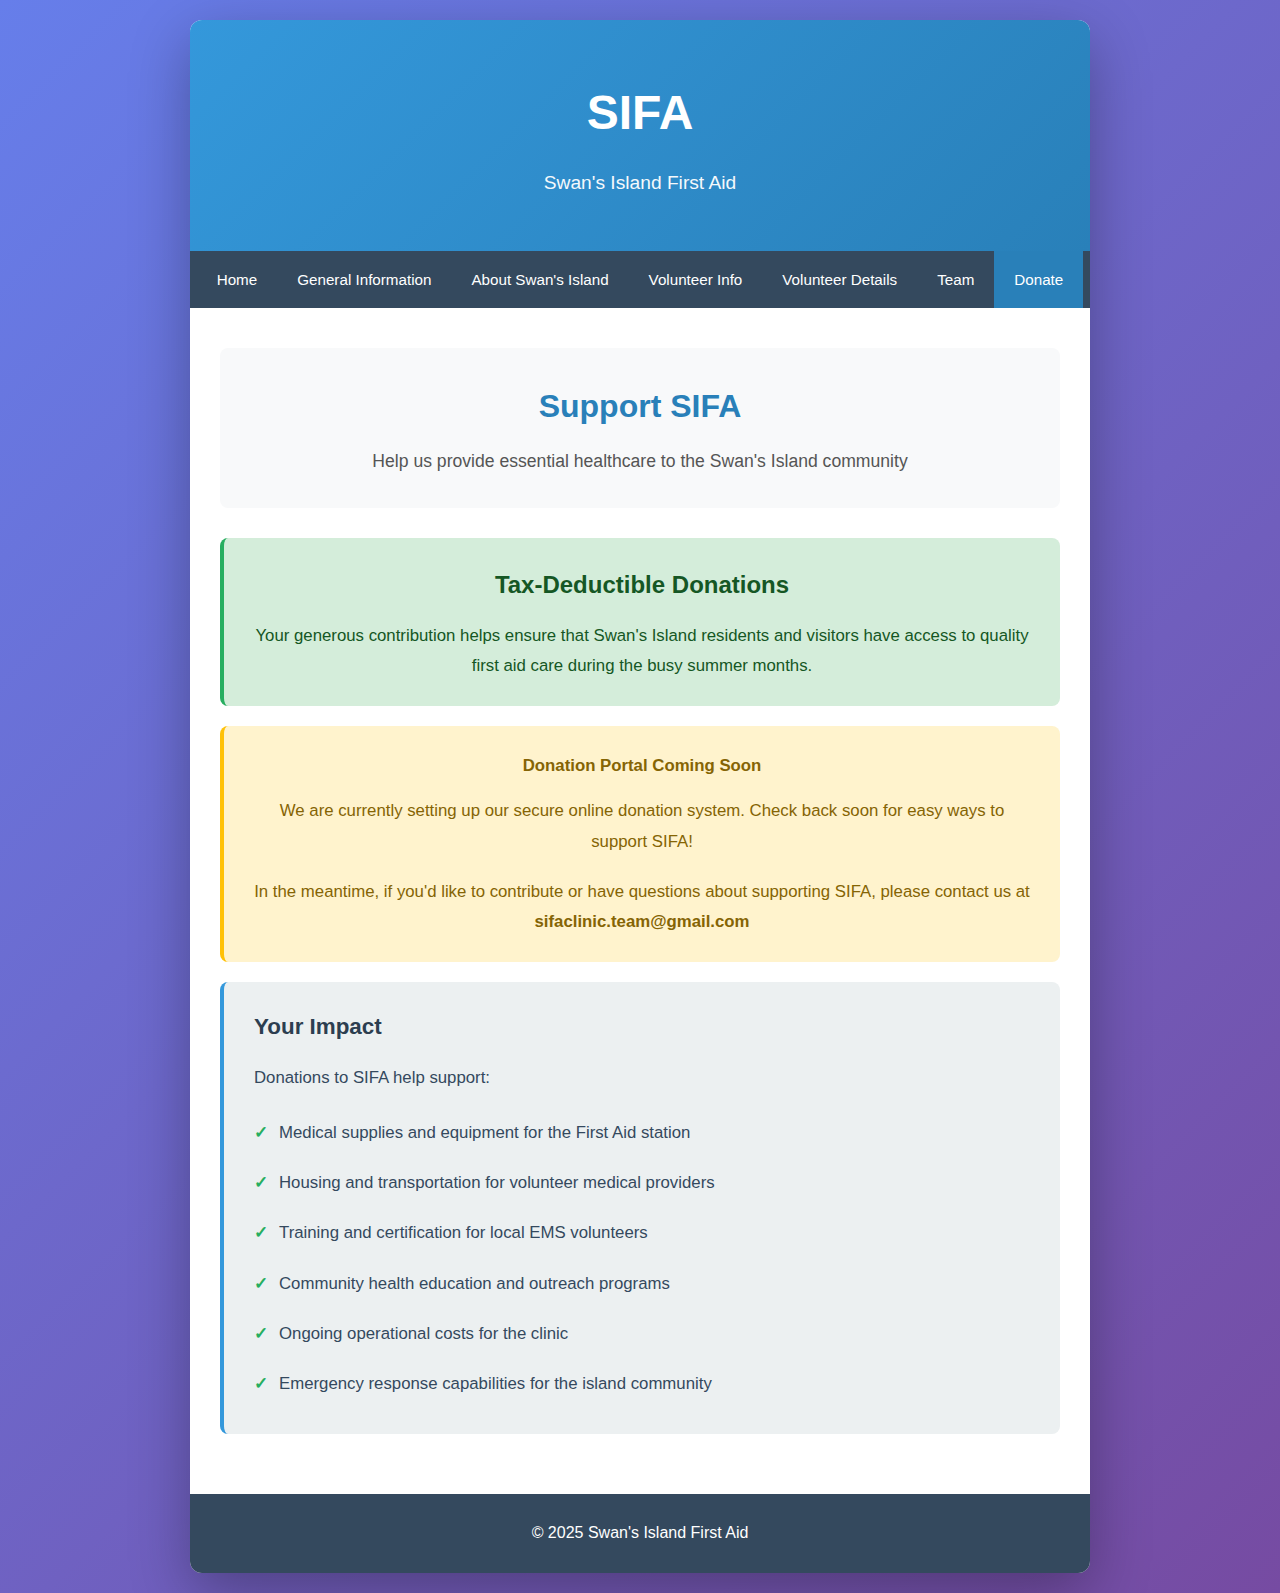
<file: donate.html>
<!DOCTYPE html>
<html lang="en">
<head>
    <meta charset="UTF-8">
    <meta name="viewport" content="width=device-width, initial-scale=1.0">
    <title>Donate - SIFA</title>
    <link rel="stylesheet" href="styles.css">
</head>
<body>
    <div class="container">
        <header>
            <h1>SIFA</h1>
            <p class="subtitle">Swan's Island First Aid</p>
        </header>
        
        <nav>
            <a href="home.html">Home</a>
            <a href="general-information.html">General Information</a>
            <a href="about-swans-island.html">About Swan's Island</a>
            <a href="volunteer-info.html">Volunteer Info</a>
            <a href="volunteer-details.html">Volunteer Details</a>
            <a href="team.html">Team</a>
            <a href="donate.html" class="active">Donate</a>
        </nav>
        
        <main>
            <div class="hero">
                <h2>Support SIFA</h2>
                <p>Help us provide essential healthcare to the Swan's Island community</p>
            </div>

            <div class="box box--success box--centered">
                <h3>Tax-Deductible Donations</h3>
                <p>Your generous contribution helps ensure that Swan's Island residents and visitors have access to quality first aid care during the busy summer months.</p>
            </div>

            <div class="box box--warning box--centered">
                <p><strong>Donation Portal Coming Soon</strong></p>
                <p>We are currently setting up our secure online donation system. Check back soon for easy ways to support SIFA!</p>
                <p style="margin-top: 20px;">In the meantime, if you'd like to contribute or have questions about supporting SIFA, please contact us at <a href="mailto:sifaclinic.team@gmail.com">sifaclinic.team@gmail.com</a></p>
            </div>

            <div class="box box--default">
                <h3>Your Impact</h3>
                <p>Donations to SIFA help support:</p>
                <ul class="checklist">
                    <li>Medical supplies and equipment for the First Aid station</li>
                    <li>Housing and transportation for volunteer medical providers</li>
                    <li>Training and certification for local EMS volunteers</li>
                    <li>Community health education and outreach programs</li>
                    <li>Ongoing operational costs for the clinic</li>
                    <li>Emergency response capabilities for the island community</li>
                </ul>
            </div>
        </main>
        
        <footer>
            <p>&copy; 2025 Swan's Island First Aid</p>
        </footer>
    </div>
</body>
</html>
</file>
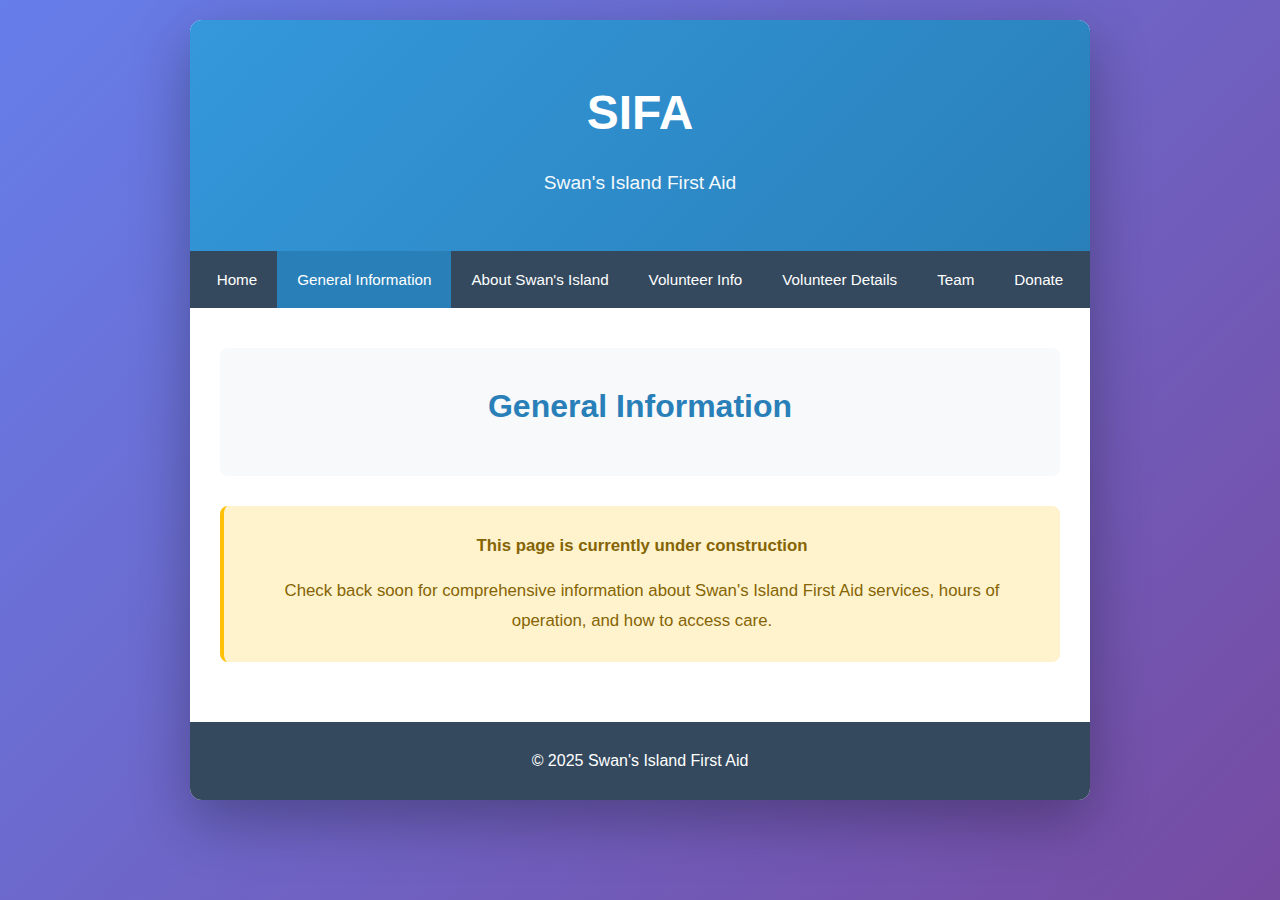
<file: general-information.html>
<!DOCTYPE html>
<html lang="en">
<head>
    <meta charset="UTF-8">
    <meta name="viewport" content="width=device-width, initial-scale=1.0">
    <title>General Information - SIFA</title>
    <link rel="stylesheet" href="styles.css">
</head>
<body>
    <div class="container">
        <header>
            <h1>SIFA</h1>
            <p class="subtitle">Swan's Island First Aid</p>
        </header>
        
        <nav>
            <a href="home.html">Home</a>
            <a href="general-information.html" class="active">General Information</a>
            <a href="about-swans-island.html">About Swan's Island</a>
            <a href="volunteer-info.html">Volunteer Info</a>
            <a href="volunteer-details.html">Volunteer Details</a>
            <a href="team.html">Team</a>
            <a href="donate.html">Donate</a>
        </nav>
        
        <main>
            <div class="hero">
                <h2>General Information</h2>
            </div>

            <div class="box box--warning box--centered">
                <p><strong>This page is currently under construction</strong></p>
                <p>Check back soon for comprehensive information about Swan's Island First Aid services, hours of operation, and how to access care.</p>
            </div>
        </main>
        
        <footer>
            <p>&copy; 2025 Swan's Island First Aid</p>
        </footer>
    </div>
</body>
</html>
</file>
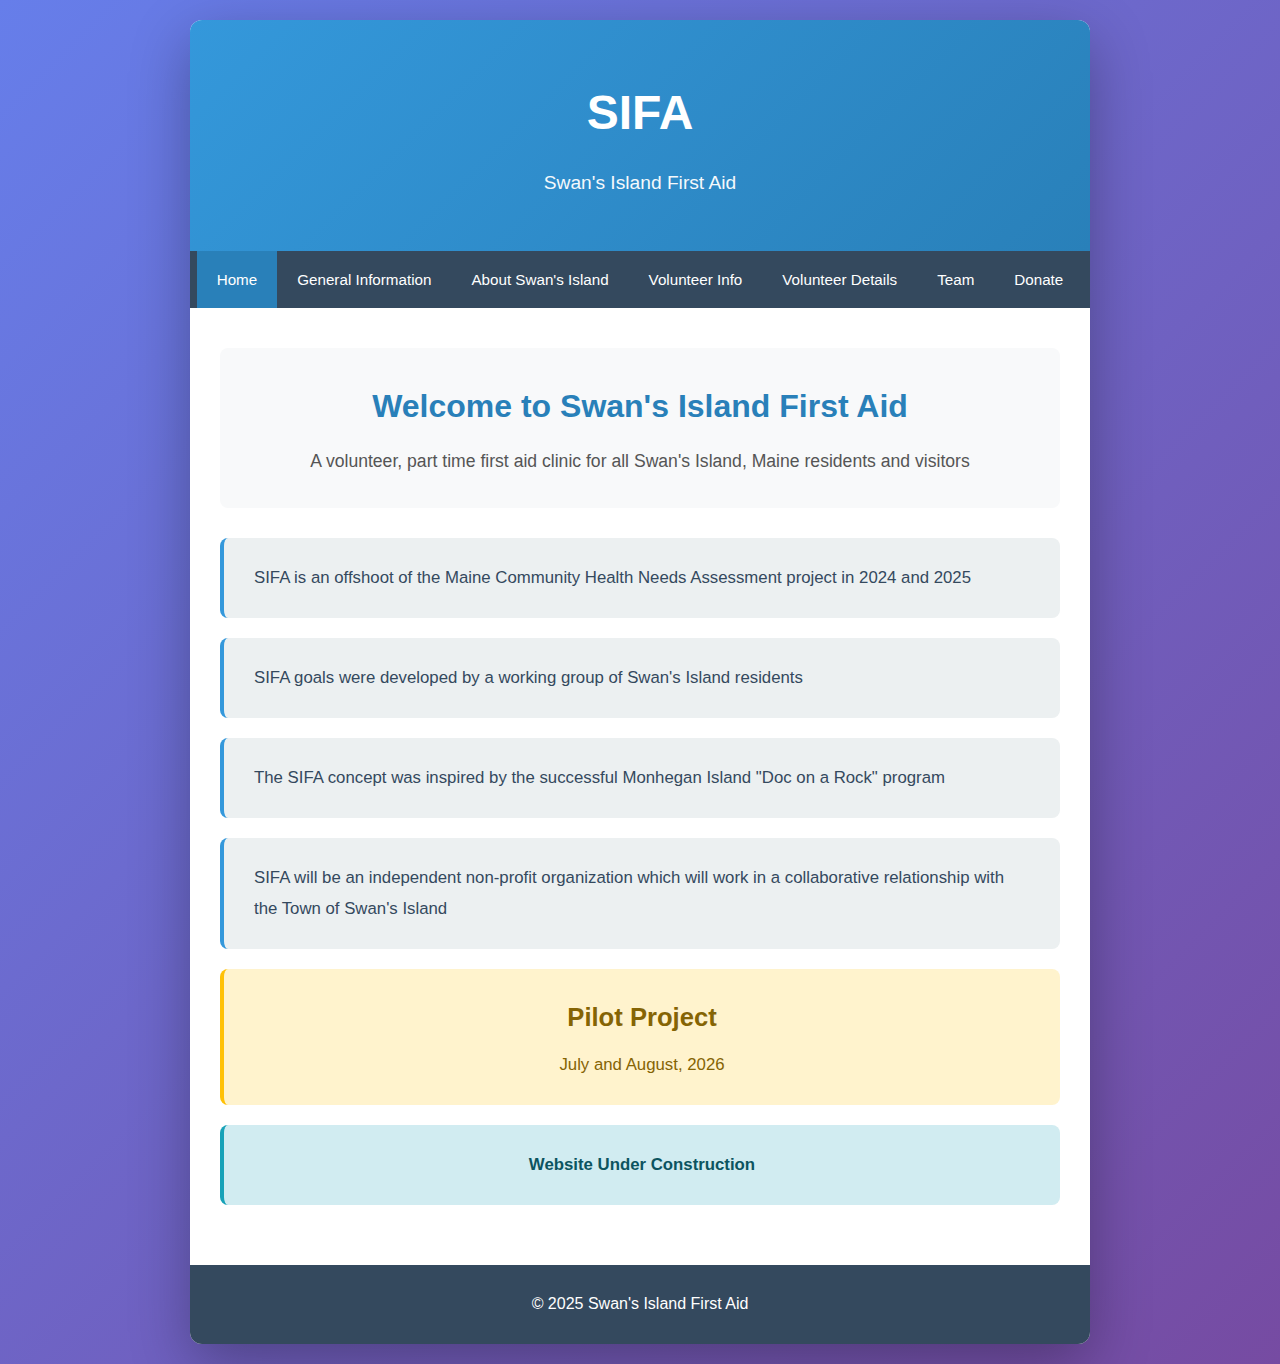
<file: home.html>
<!DOCTYPE html>
<html lang="en">
<head>
    <meta charset="UTF-8">
    <meta name="viewport" content="width=device-width, initial-scale=1.0">
    <title>SIFA Home</title>
    <link rel="stylesheet" href="styles.css">
</head>
<body>
    <div class="container">
        <header>
            <h1>SIFA</h1>
            <p class="subtitle">Swan's Island First Aid</p>
        </header>
        
        <nav>
            <a href="home.html" class="active">Home</a>
            <a href="general-information.html">General Information</a>
            <a href="about-swans-island.html">About Swan's Island</a>
            <a href="volunteer-info.html">Volunteer Info</a>
            <a href="volunteer-details.html">Volunteer Details</a>
            <a href="team.html">Team</a>
            <a href="donate.html">Donate</a>
        </nav>
        
        <main>
            <div class="hero">
                <h2>Welcome to Swan's Island First Aid</h2>
                <p>A volunteer, part time first aid clinic for all Swan's Island, Maine residents and visitors</p>
            </div>

            <div class="box box--default">
                <p>SIFA is an offshoot of the Maine Community Health Needs Assessment project in 2024 and 2025</p>
            </div>

            <div class="box box--default">
                <p>SIFA goals were developed by a working group of Swan's Island residents</p>
            </div>

            <div class="box box--default">
                <p>The SIFA concept was inspired by the successful Monhegan Island "Doc on a Rock" program</p>
            </div>

            <div class="box box--default">
                <p>SIFA will be an independent non-profit organization which will work in a collaborative relationship with the Town of Swan's Island</p>
            </div>

            <div class="box box--warning box--centered">
                <h3>Pilot Project</h3>
                <p>July and August, 2026</p>
            </div>

            <div class="box box--info box--centered">
                <p><strong>Website Under Construction</strong></p>
            </div>
        </main>
        
        <footer>
            <p>&copy; 2025 Swan's Island First Aid</p>
        </footer>
    </div>
</body>
</html>
</file>
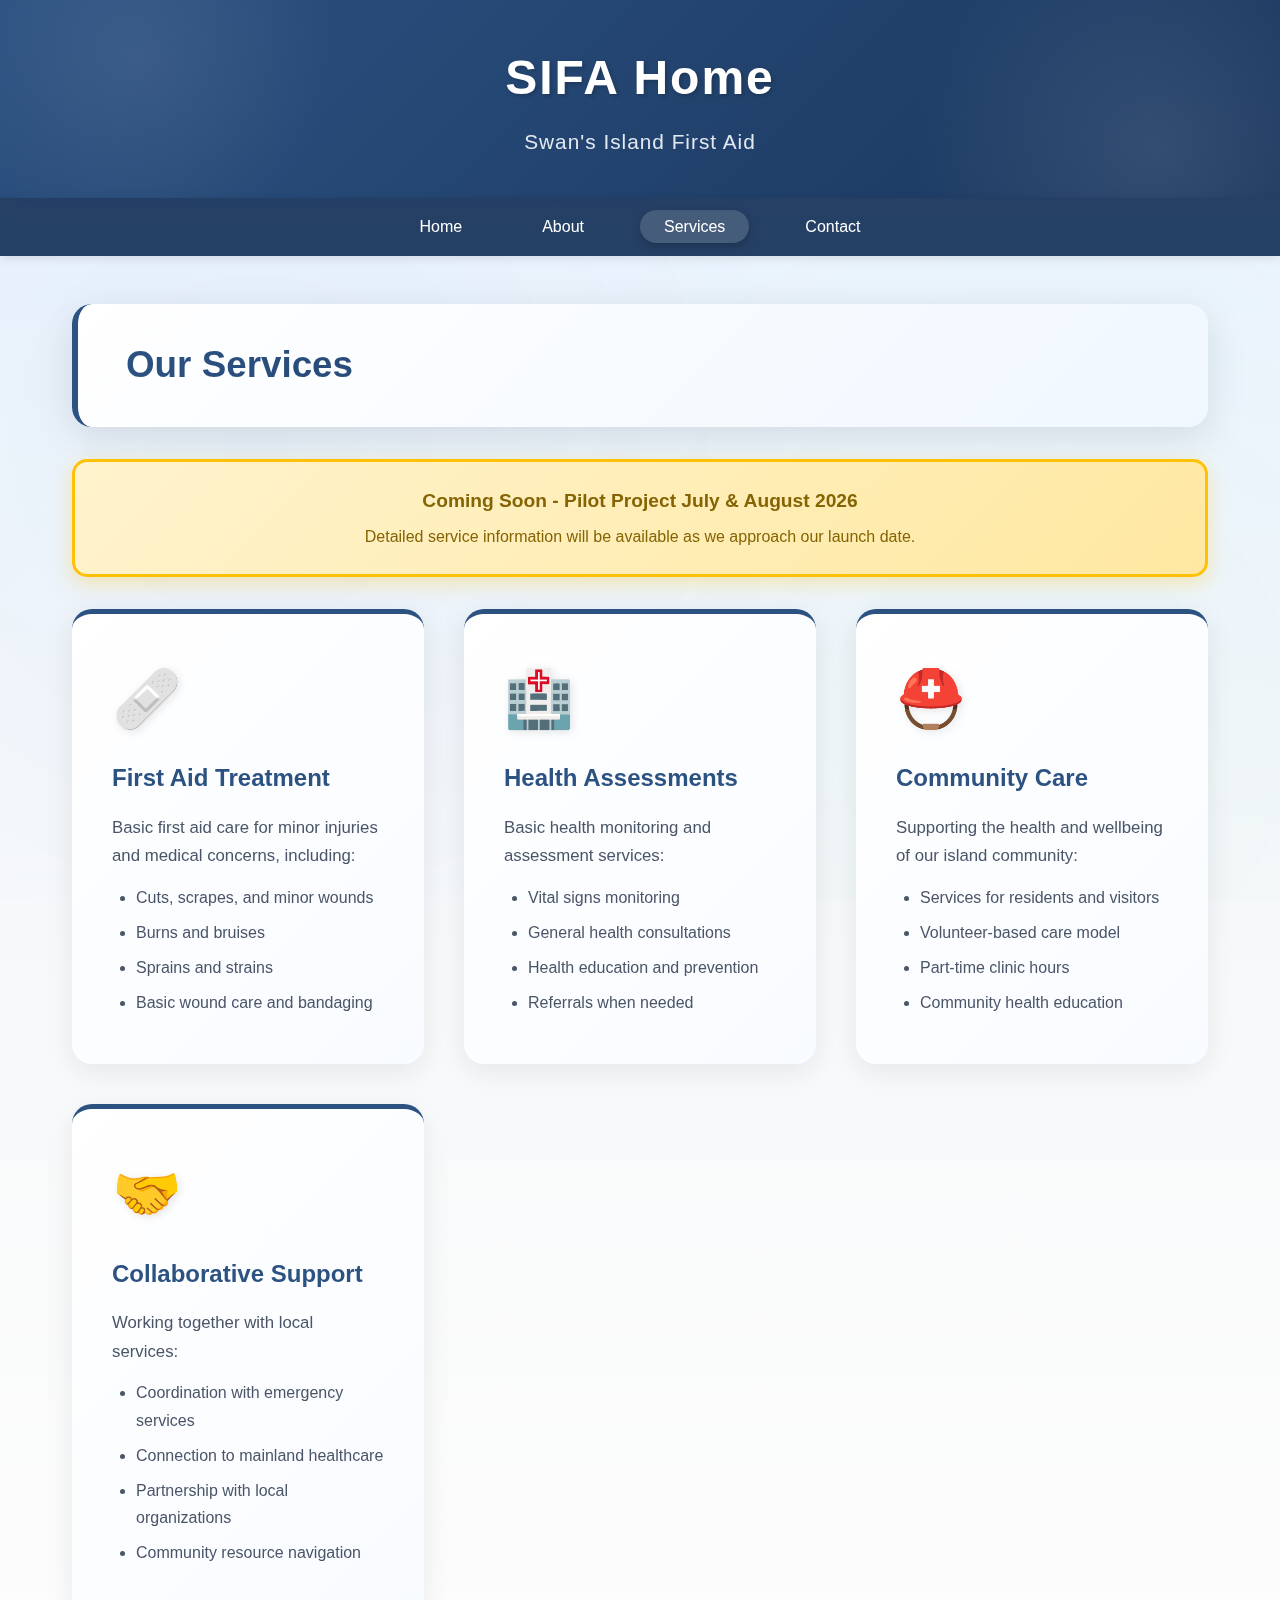
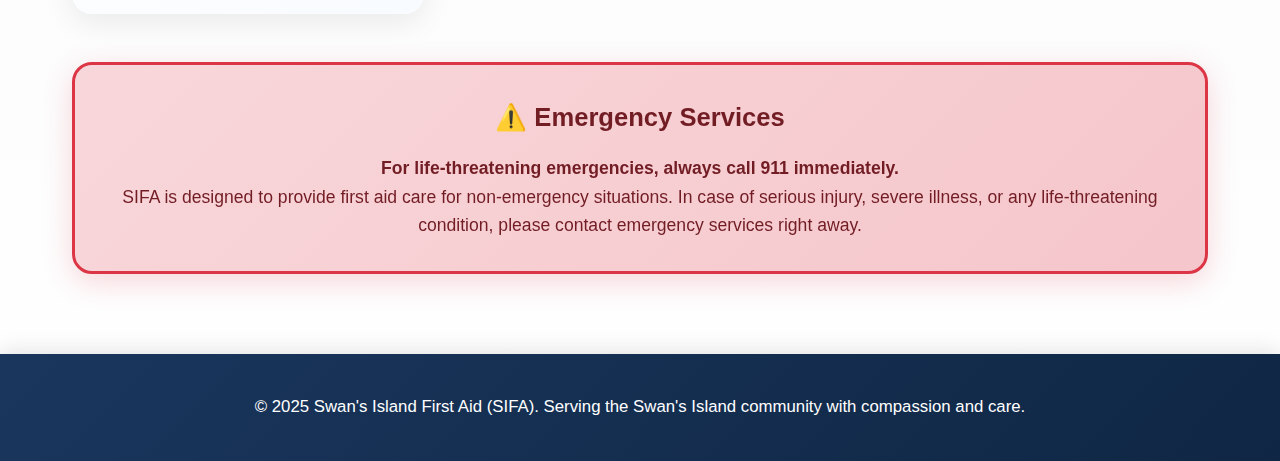
<file: services.html>
<!DOCTYPE html>
<html lang="en">
<head>
    <meta charset="UTF-8">
    <meta name="viewport" content="width=device-width, initial-scale=1.0">
    <title>Services - SIFA Home</title>
    <style>
        * {
            margin: 0;
            padding: 0;
            box-sizing: border-box;
        }

        body {
            font-family: 'Segoe UI', Tahoma, Geneva, Verdana, sans-serif;
            line-height: 1.6;
            color: #333;
            background: linear-gradient(to bottom, #e6f2ff 0%, #f8f9fa 50%, #fff 100%);
            min-height: 100vh;
        }

        body::before {
            content: '';
            position: fixed;
            top: 0;
            left: 0;
            width: 100%;
            height: 100%;
            background: 
                radial-gradient(circle at 20% 50%, rgba(44, 82, 130, 0.03) 0%, transparent 50%),
                radial-gradient(circle at 80% 80%, rgba(72, 187, 120, 0.03) 0%, transparent 50%);
            pointer-events: none;
            z-index: 0;
        }

        main {
            position: relative;
            z-index: 1;
        }

        /* Header */
        header {
            background: linear-gradient(135deg, #2c5282 0%, #1a365d 100%);
            color: white;
            padding: 2.5rem 0;
            box-shadow: 0 4px 20px rgba(0,0,0,0.15);
            position: relative;
            overflow: hidden;
        }

        header::before {
            content: '';
            position: absolute;
            top: -50%;
            right: -10%;
            width: 500px;
            height: 500px;
            background: radial-gradient(circle, rgba(255,255,255,0.1) 0%, transparent 70%);
            border-radius: 50%;
        }

        header::after {
            content: '';
            position: absolute;
            bottom: -30%;
            left: -5%;
            width: 400px;
            height: 400px;
            background: radial-gradient(circle, rgba(255,255,255,0.08) 0%, transparent 70%);
            border-radius: 50%;
        }

        .header-content {
            max-width: 1200px;
            margin: 0 auto;
            padding: 0 2rem;
            text-align: center;
            position: relative;
            z-index: 1;
        }

        h1 {
            font-size: 3rem;
            margin-bottom: 0.5rem;
            font-weight: 700;
            letter-spacing: 2px;
            text-shadow: 2px 2px 4px rgba(0,0,0,0.2);
        }

        .subtitle {
            font-size: 1.3rem;
            color: #e2e8f0;
            font-weight: 300;
            margin-top: 0.5rem;
            letter-spacing: 1px;
        }

        /* Navigation */
        nav {
            background-color: rgba(26, 54, 93, 0.95);
            padding: 1rem 0;
            box-shadow: 0 2px 10px rgba(0,0,0,0.1);
            backdrop-filter: blur(10px);
            position: sticky;
            top: 0;
            z-index: 100;
        }

        nav ul {
            max-width: 1200px;
            margin: 0 auto;
            padding: 0 2rem;
            list-style: none;
            display: flex;
            justify-content: center;
            gap: 2rem;
        }

        nav a {
            color: white;
            text-decoration: none;
            font-weight: 500;
            padding: 0.5rem 1.5rem;
            border-radius: 25px;
            transition: all 0.3s ease;
            position: relative;
        }

        nav a:hover,
        nav a.active {
            background-color: rgba(255,255,255,0.15);
            transform: translateY(-2px);
            box-shadow: 0 4px 8px rgba(0,0,0,0.2);
        }

        /* Main Content */
        main {
            max-width: 1200px;
            margin: 3rem auto;
            padding: 0 2rem;
        }

        .page-title {
            background: linear-gradient(135deg, #ffffff 0%, #f0f7ff 100%);
            padding: 2rem 3rem;
            border-radius: 20px;
            box-shadow: 0 10px 40px rgba(0,0,0,0.1);
            margin-bottom: 2rem;
            border-left: 6px solid #2c5282;
        }

        .page-title h2 {
            color: #2c5282;
            font-size: 2.3rem;
            font-weight: 700;
            background: linear-gradient(135deg, #2c5282 0%, #1a365d 100%);
            -webkit-background-clip: text;
            -webkit-text-fill-color: transparent;
            background-clip: text;
        }

        .info-banner {
            background: linear-gradient(135deg, #fff3cd 0%, #ffe8a1 100%);
            border: 3px solid #ffc107;
            color: #856404;
            padding: 1.5rem;
            border-radius: 15px;
            margin-bottom: 2rem;
            text-align: center;
            box-shadow: 0 6px 20px rgba(255, 193, 7, 0.3);
        }

        .info-banner strong {
            display: block;
            font-size: 1.2rem;
            margin-bottom: 0.5rem;
        }

        .services-grid {
            display: grid;
            grid-template-columns: repeat(auto-fit, minmax(300px, 1fr));
            gap: 2.5rem;
            margin-bottom: 3rem;
        }

        .service-card {
            background: linear-gradient(135deg, #ffffff 0%, #f8fbff 100%);
            padding: 2.5rem;
            border-radius: 20px;
            box-shadow: 0 8px 30px rgba(0,0,0,0.08);
            border-top: 5px solid #2c5282;
            transition: all 0.4s cubic-bezier(0.175, 0.885, 0.32, 1.275);
            position: relative;
        }

        .service-card:hover {
            transform: translateY(-10px) scale(1.02);
            box-shadow: 0 15px 50px rgba(44, 82, 130, 0.2);
            border-top-color: #48bb78;
        }

        .service-icon {
            font-size: 3.5rem;
            margin-bottom: 1rem;
            display: inline-block;
            filter: drop-shadow(2px 2px 4px rgba(0,0,0,0.1));
        }

        .service-card h3 {
            color: #2c5282;
            font-size: 1.5rem;
            margin-bottom: 1rem;
            font-weight: 700;
            transition: color 0.3s;
        }

        .service-card:hover h3 {
            color: #1a365d;
        }

        .service-card p {
            color: #4a5568;
            line-height: 1.7;
            margin-bottom: 0.8rem;
            font-size: 1.05rem;
        }

        .service-card ul {
            margin-left: 1.5rem;
            color: #4a5568;
            line-height: 1.7;
        }

        .service-card li {
            margin-bottom: 0.5rem;
        }

        .emergency-notice {
            background: linear-gradient(135deg, #f8d7da 0%, #f5c6cb 100%);
            border: 3px solid #dc3545;
            color: #721c24;
            padding: 2rem;
            border-radius: 20px;
            margin-top: 3rem;
            text-align: center;
            box-shadow: 0 8px 30px rgba(220, 53, 69, 0.2);
        }

        .emergency-notice h3 {
            font-size: 1.6rem;
            margin-bottom: 1rem;
            color: #721c24;
            font-weight: 700;
        }

        .emergency-notice p {
            font-size: 1.1rem;
            line-height: 1.6;
        }

        /* Footer */
        footer {
            background: linear-gradient(135deg, #1a365d 0%, #0f2744 100%);
            color: white;
            text-align: center;
            padding: 2.5rem 0;
            margin-top: 5rem;
            box-shadow: 0 -4px 20px rgba(0,0,0,0.1);
        }

        footer p {
            max-width: 1200px;
            margin: 0 auto;
            padding: 0 2rem;
            font-size: 1.05rem;
        }

        /* Responsive Design */
        @media (max-width: 768px) {
            h1 {
                font-size: 2.2rem;
            }

            nav ul {
                flex-direction: column;
                gap: 0.5rem;
            }

            .services-grid {
                grid-template-columns: 1fr;
            }

            .page-title {
                padding: 1.5rem;
            }

            .service-icon {
                font-size: 3rem;
            }
        }
    </style>
</head>
<body>
    <header>
        <div class="header-content">
            <h1>SIFA Home</h1>
            <p class="subtitle">Swan's Island First Aid</p>
        </div>
    </header>

    <nav>
        <ul>
            <li><a href="index.html">Home</a></li>
            <li><a href="about.html">About</a></li>
            <li><a href="services.html" class="active">Services</a></li>
            <li><a href="contact.html">Contact</a></li>
        </ul>
    </nav>

    <main>
        <div class="page-title">
            <h2>Our Services</h2>
        </div>

        <div class="info-banner">
            <strong>Coming Soon - Pilot Project July & August 2026</strong>
            <p>Detailed service information will be available as we approach our launch date.</p>
        </div>

        <div class="services-grid">
            <div class="service-card">
                <div class="service-icon">🩹</div>
                <h3>First Aid Treatment</h3>
                <p>Basic first aid care for minor injuries and medical concerns, including:</p>
                <ul>
                    <li>Cuts, scrapes, and minor wounds</li>
                    <li>Burns and bruises</li>
                    <li>Sprains and strains</li>
                    <li>Basic wound care and bandaging</li>
                </ul>
            </div>

            <div class="service-card">
                <div class="service-icon">🏥</div>
                <h3>Health Assessments</h3>
                <p>Basic health monitoring and assessment services:</p>
                <ul>
                    <li>Vital signs monitoring</li>
                    <li>General health consultations</li>
                    <li>Health education and prevention</li>
                    <li>Referrals when needed</li>
                </ul>
            </div>

            <div class="service-card">
                <div class="service-icon">⛑️</div>
                <h3>Community Care</h3>
                <p>Supporting the health and wellbeing of our island community:</p>
                <ul>
                    <li>Services for residents and visitors</li>
                    <li>Volunteer-based care model</li>
                    <li>Part-time clinic hours</li>
                    <li>Community health education</li>
                </ul>
            </div>

            <div class="service-card">
                <div class="service-icon">🤝</div>
                <h3>Collaborative Support</h3>
                <p>Working together with local services:</p>
                <ul>
                    <li>Coordination with emergency services</li>
                    <li>Connection to mainland healthcare</li>
                    <li>Partnership with local organizations</li>
                    <li>Community resource navigation</li>
                </ul>
            </div>
        </div>

        <div class="emergency-notice">
            <h3>⚠️ Emergency Services</h3>
            <p><strong>For life-threatening emergencies, always call 911 immediately.</strong></p>
            <p>SIFA is designed to provide first aid care for non-emergency situations. In case of serious injury, severe illness, or any life-threatening condition, please contact emergency services right away.</p>
        </div>
    </main>

    <footer>
        <p>&copy; 2025 Swan's Island First Aid (SIFA). Serving the Swan's Island community with compassion and care.</p>
    </footer>
</body>
</html>
</file>
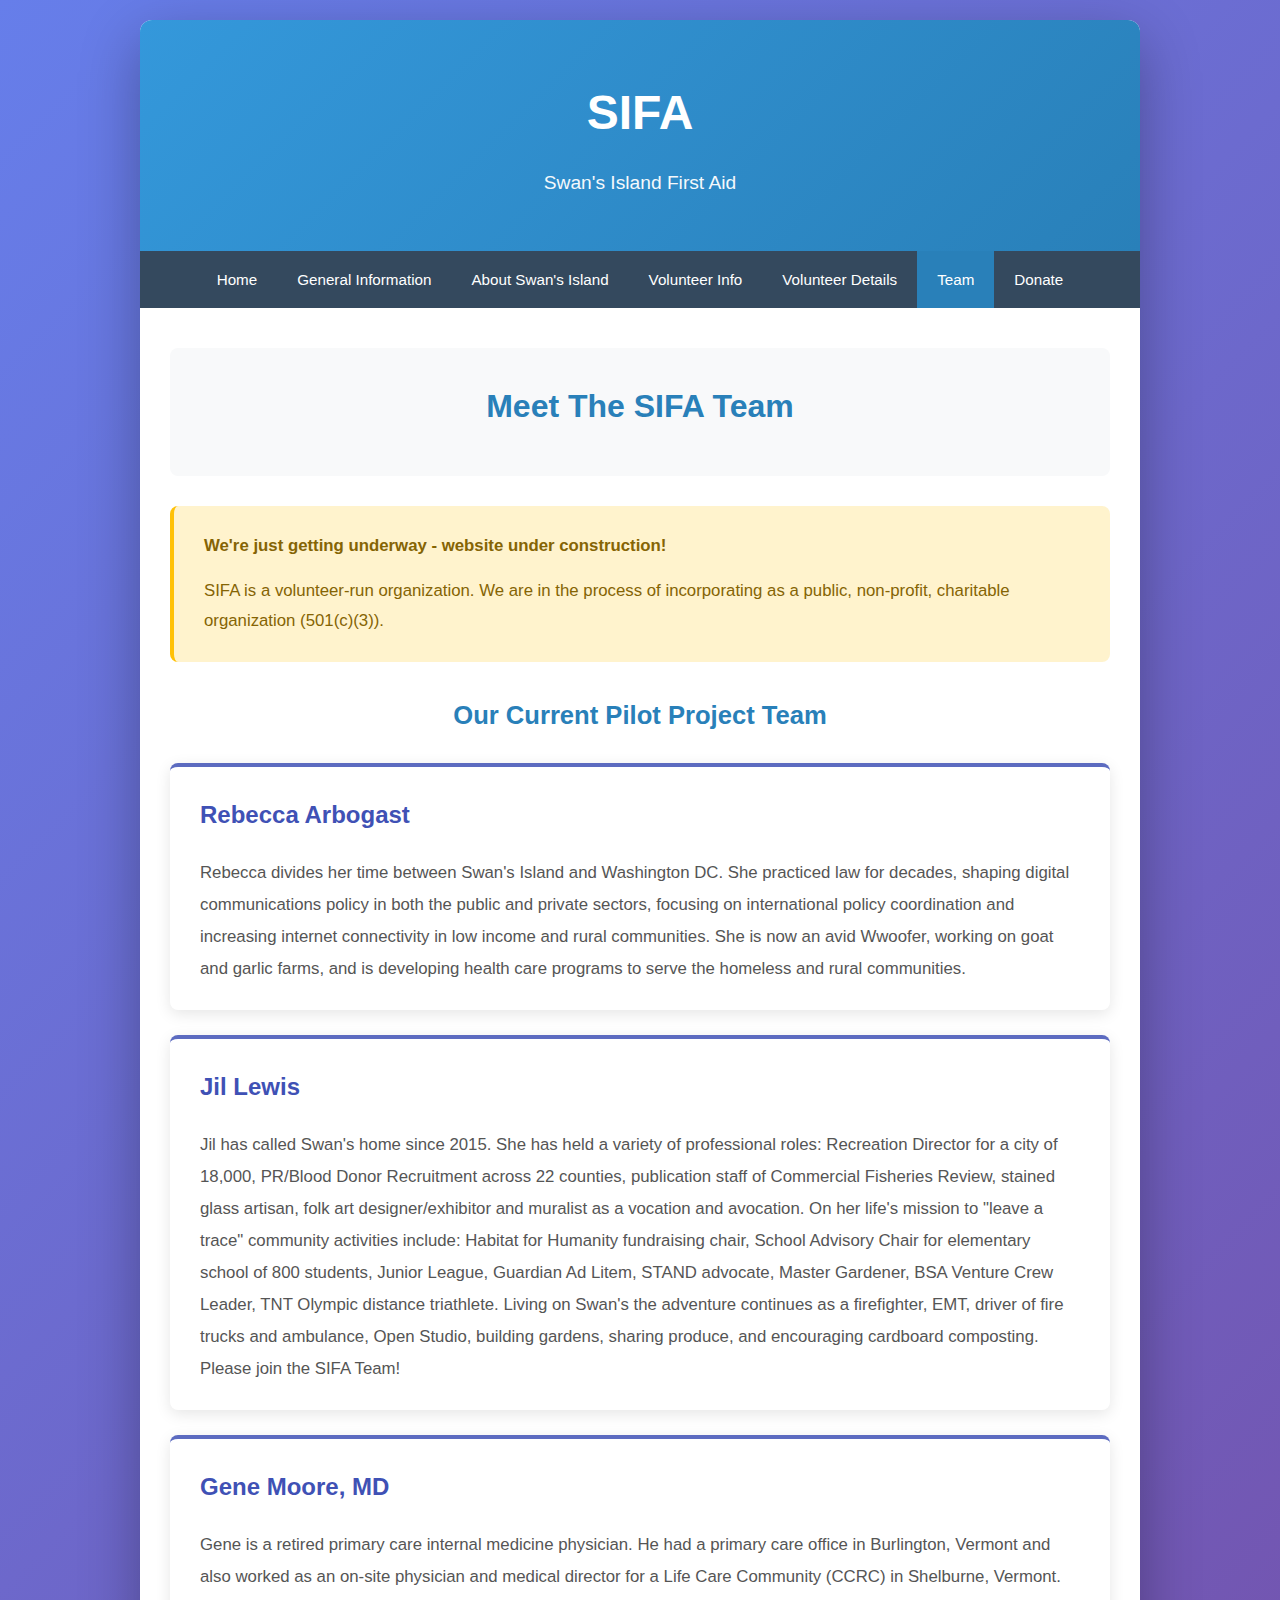
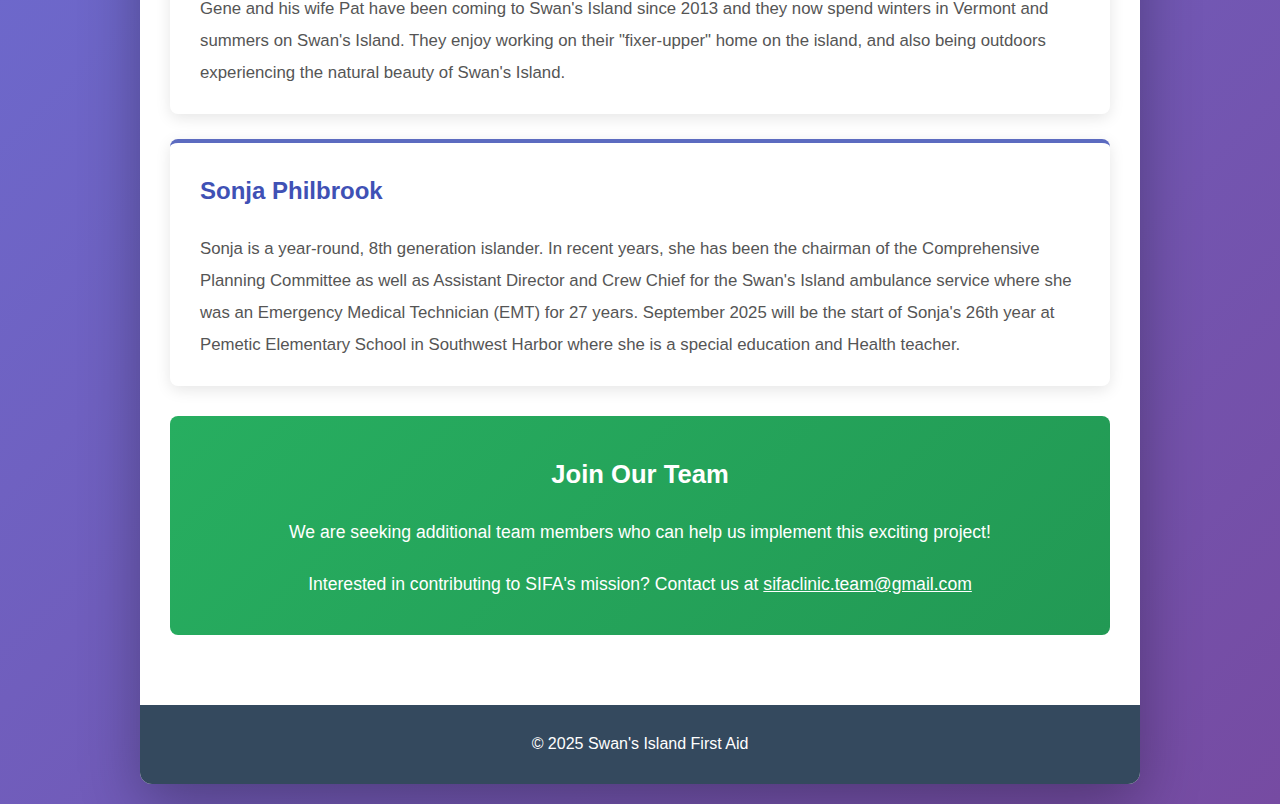
<file: team.html>
<!DOCTYPE html>
<html lang="en">
<head>
    <meta charset="UTF-8">
    <meta name="viewport" content="width=device-width, initial-scale=1.0">
    <title>The SIFA Team</title>
    <link rel="stylesheet" href="styles.css">
</head>
<body>
    <div class="container container--wide">
        <header>
            <h1>SIFA</h1>
            <p class="subtitle">Swan's Island First Aid</p>
        </header>
        
        <nav>
            <a href="home.html">Home</a>
            <a href="general-information.html">General Information</a>
            <a href="about-swans-island.html">About Swan's Island</a>
            <a href="volunteer-info.html">Volunteer Info</a>
            <a href="volunteer-details.html">Volunteer Details</a>
            <a href="team.html" class="active">Team</a>
            <a href="donate.html">Donate</a>
        </nav>
        
        <main>
            <div class="hero">
                <h2>Meet The SIFA Team</h2>
            </div>

            <div class="box box--warning">
                <p><strong>We're just getting underway - website under construction!</strong></p>
                <p>SIFA is a volunteer-run organization. We are in the process of incorporating as a public, non-profit, charitable organization (501(c)(3)).</p>
            </div>

            <h2 class="section-title">Our Current Pilot Project Team</h2>

            <div class="box box--card">
                <h3>Rebecca Arbogast</h3>
                <p>Rebecca divides her time between Swan's Island and Washington DC. She practiced law for decades, shaping digital communications policy in both the public and private sectors, focusing on international policy coordination and increasing internet connectivity in low income and rural communities. She is now an avid Wwoofer, working on goat and garlic farms, and is developing health care programs to serve the homeless and rural communities.</p>
            </div>

            <div class="box box--card">
                <h3>Jil Lewis</h3>
                <p>Jil has called Swan's home since 2015. She has held a variety of professional roles: Recreation Director for a city of 18,000, PR/Blood Donor Recruitment across 22 counties, publication staff of Commercial Fisheries Review, stained glass artisan, folk art designer/exhibitor and muralist as a vocation and avocation. On her life's mission to "leave a trace" community activities include: Habitat for Humanity fundraising chair, School Advisory Chair for elementary school of 800 students, Junior League, Guardian Ad Litem, STAND advocate, Master Gardener, BSA Venture Crew Leader, TNT Olympic distance triathlete. Living on Swan's the adventure continues as a firefighter, EMT, driver of fire trucks and ambulance, Open Studio, building gardens, sharing produce, and encouraging cardboard composting. Please join the SIFA Team!</p>
            </div>

            <div class="box box--card">
                <h3>Gene Moore, MD</h3>
                <p>Gene is a retired primary care internal medicine physician. He had a primary care office in Burlington, Vermont and also worked as an on-site physician and medical director for a Life Care Community (CCRC) in Shelburne, Vermont. Gene and his wife Pat have been coming to Swan's Island since 2013 and they now spend winters in Vermont and summers on Swan's Island. They enjoy working on their "fixer-upper" home on the island, and also being outdoors experiencing the natural beauty of Swan's Island.</p>
            </div>

            <div class="box box--card">
                <h3>Sonja Philbrook</h3>
                <p>Sonja is a year-round, 8th generation islander. In recent years, she has been the chairman of the Comprehensive Planning Committee as well as Assistant Director and Crew Chief for the Swan's Island ambulance service where she was an Emergency Medical Technician (EMT) for 27 years. September 2025 will be the start of Sonja's 26th year at Pemetic Elementary School in Southwest Harbor where she is a special education and Health teacher.</p>
            </div>

            <div class="cta">
                <h3>Join Our Team</h3>
                <p>We are seeking additional team members who can help us implement this exciting project!</p>
                <p style="margin-top: 20px;">Interested in contributing to SIFA's mission? Contact us at <a href="mailto:sifaclinic.team@gmail.com">sifaclinic.team@gmail.com</a></p>
            </div>
        </main>
        
        <footer>
            <p>&copy; 2025 Swan's Island First Aid</p>
        </footer>
    </div>
</body>
</html>
</file>
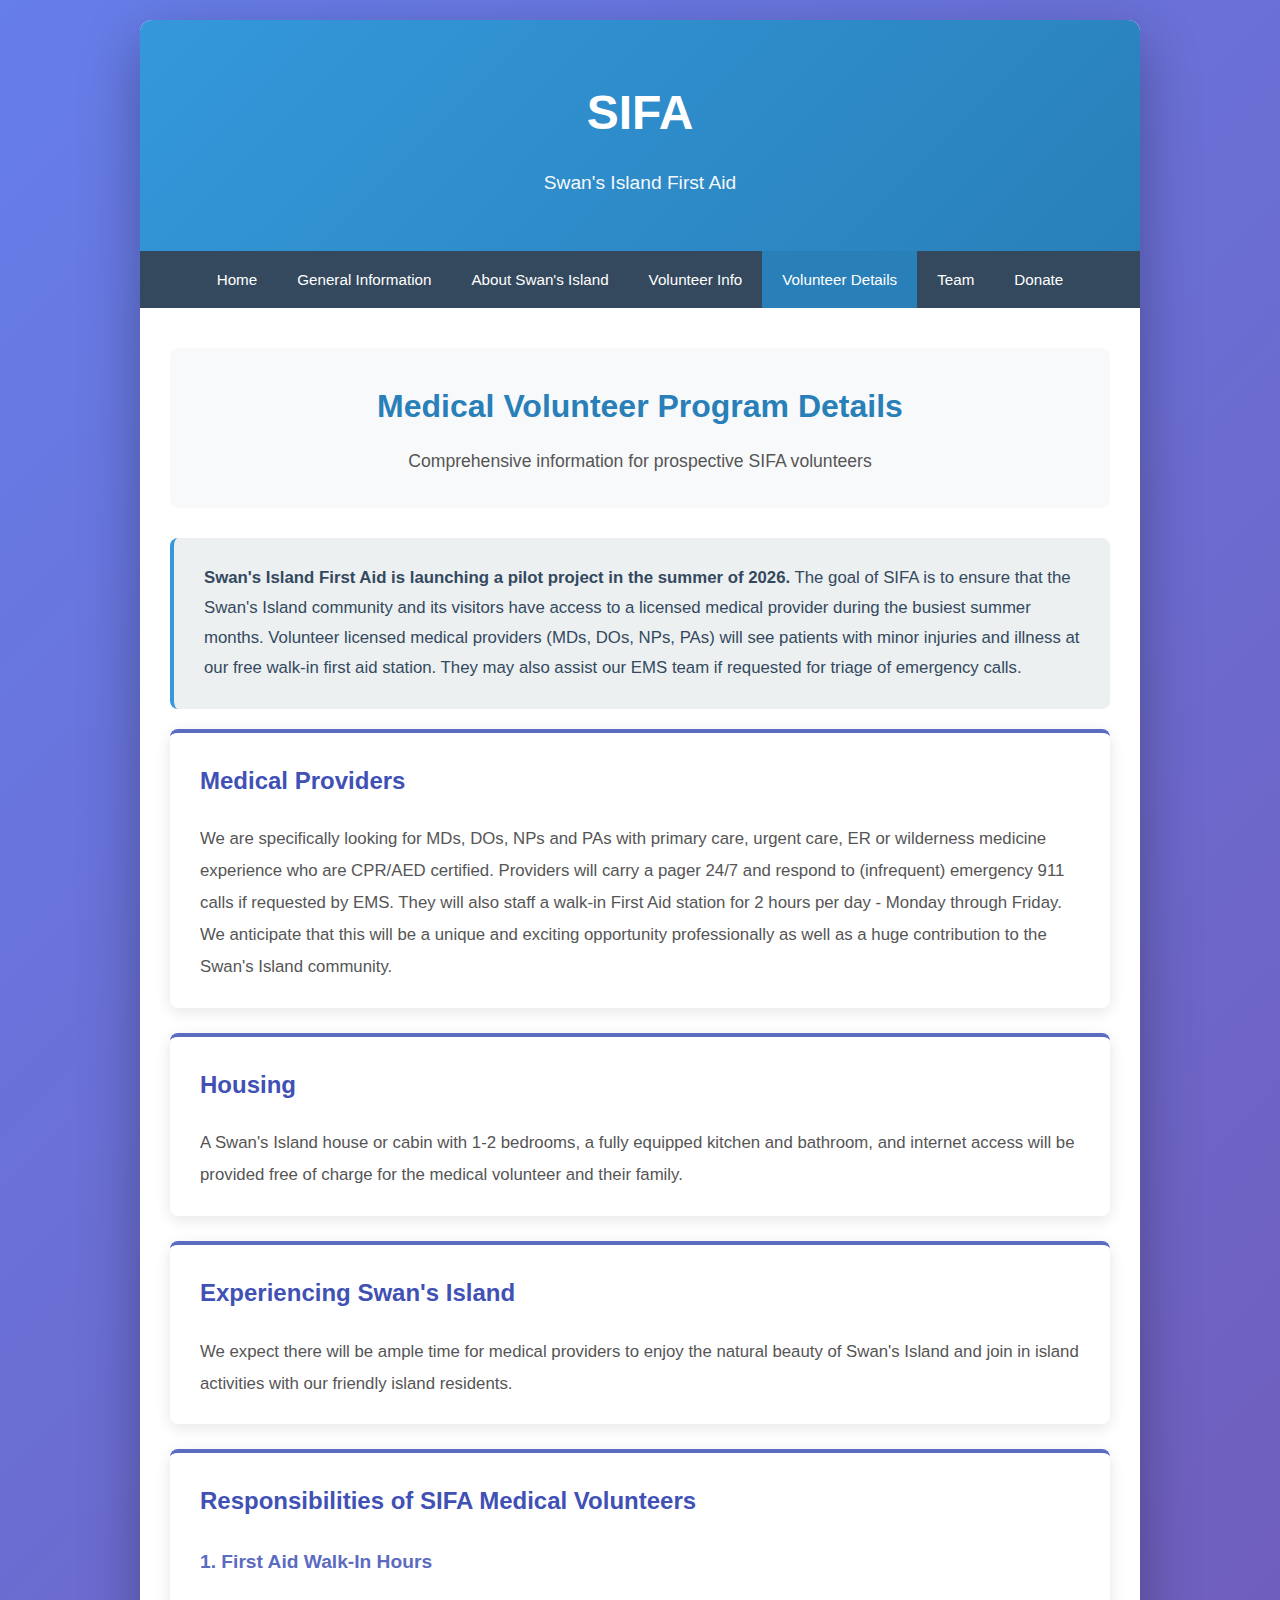
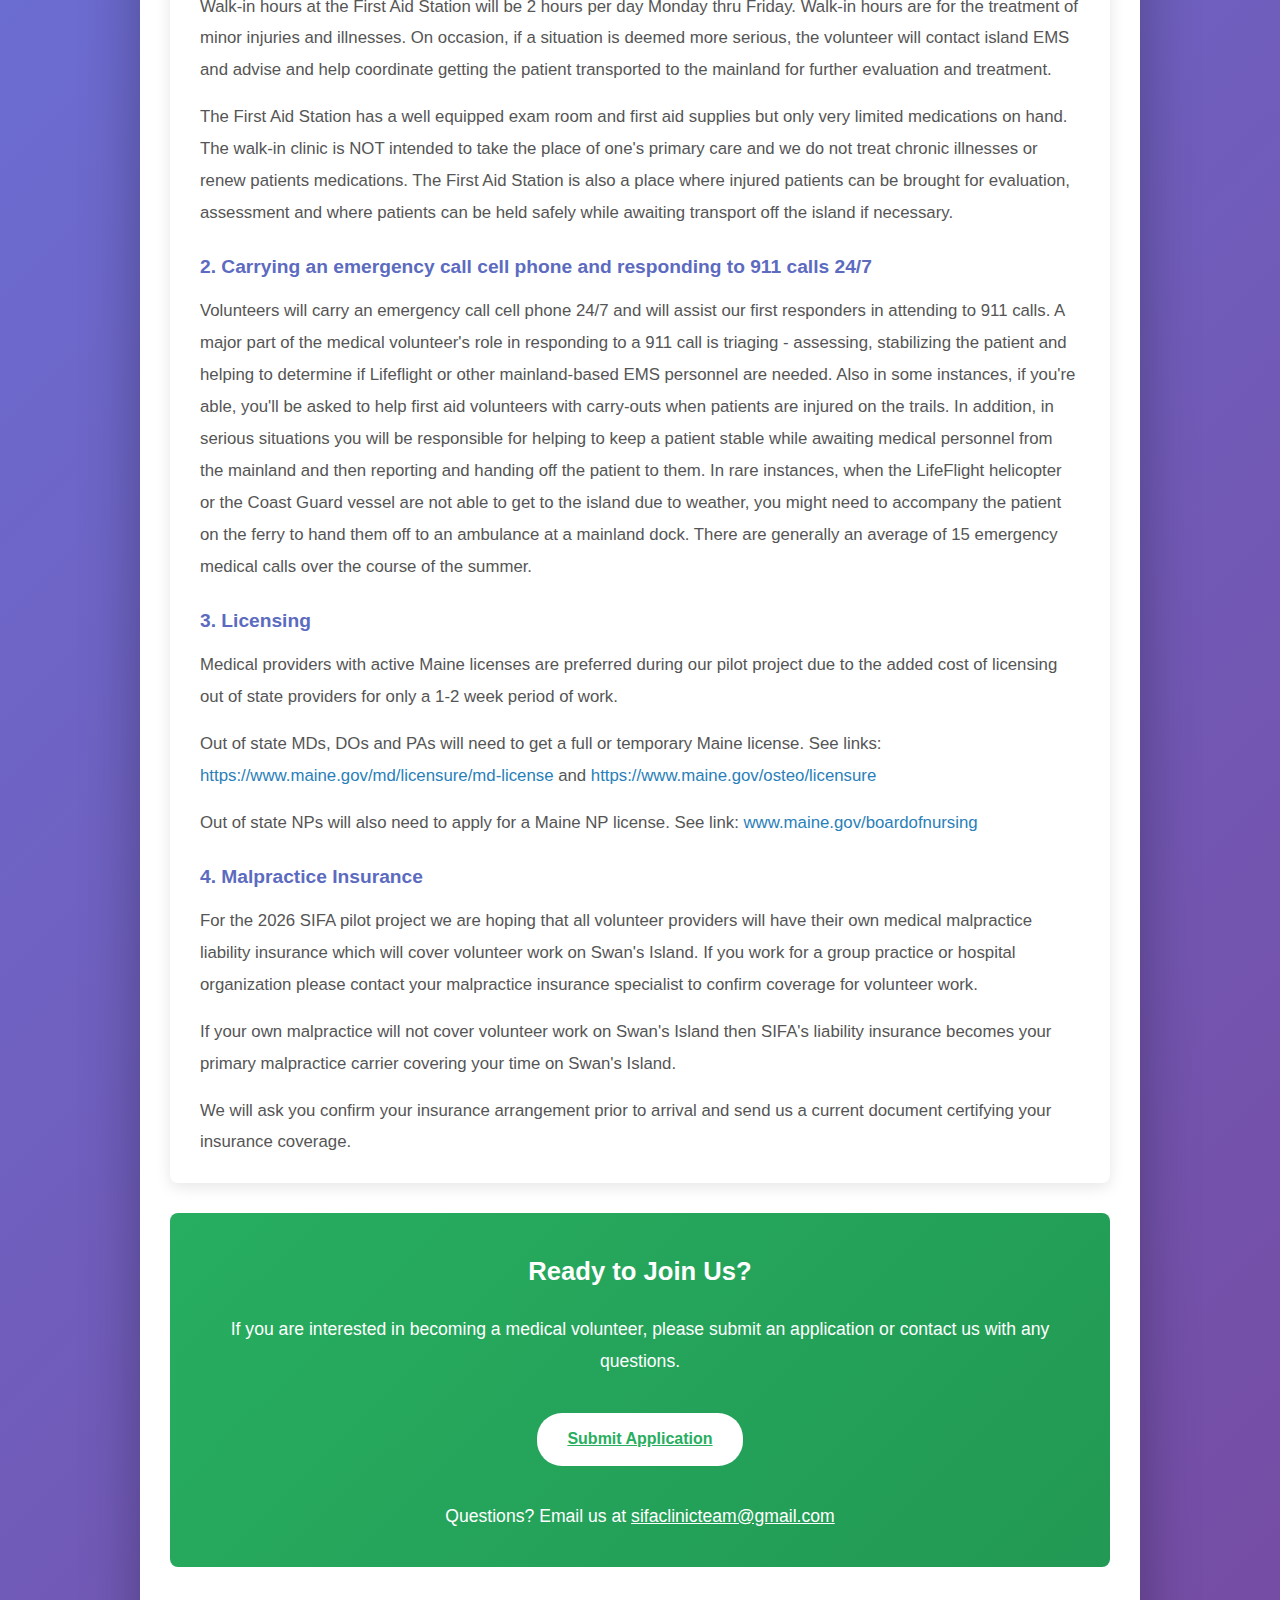
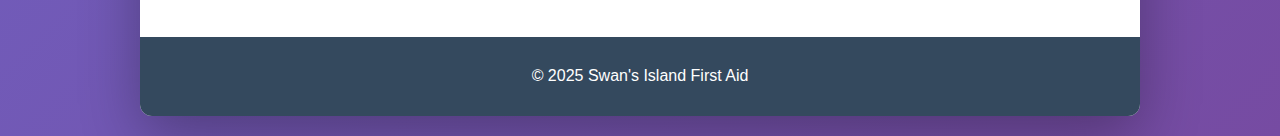
<file: volunteer-details.html>
<!DOCTYPE html>
<html lang="en">
<head>
    <meta charset="UTF-8">
    <meta name="viewport" content="width=device-width, initial-scale=1.0">
    <title>Volunteer Details - SIFA</title>
    <link rel="stylesheet" href="styles.css">
</head>
<body>
    <div class="container container--wide">
        <header>
            <h1>SIFA</h1>
            <p class="subtitle">Swan's Island First Aid</p>
        </header>
        
        <nav>
            <a href="home.html">Home</a>
            <a href="general-information.html">General Information</a>
            <a href="about-swans-island.html">About Swan's Island</a>
            <a href="volunteer-info.html">Volunteer Info</a>
            <a href="volunteer-details.html" class="active">Volunteer Details</a>
            <a href="team.html">Team</a>
            <a href="donate.html">Donate</a>
        </nav>
        
        <main>
            <div class="hero">
                <h2>Medical Volunteer Program Details</h2>
                <p>Comprehensive information for prospective SIFA volunteers</p>
            </div>

            <div class="box box--default">
                <p><strong>Swan's Island First Aid is launching a pilot project in the summer of 2026.</strong> The goal of SIFA is to ensure that the Swan's Island community and its visitors have access to a licensed medical provider during the busiest summer months. Volunteer licensed medical providers (MDs, DOs, NPs, PAs) will see patients with minor injuries and illness at our free walk-in first aid station. They may also assist our EMS team if requested for triage of emergency calls.</p>
            </div>

            <div class="box box--card">
                <h3>Medical Providers</h3>
                <p>We are specifically looking for MDs, DOs, NPs and PAs with primary care, urgent care, ER or wilderness medicine experience who are CPR/AED certified. Providers will carry a pager 24/7 and respond to (infrequent) emergency 911 calls if requested by EMS. They will also staff a walk-in First Aid station for 2 hours per day - Monday through Friday. We anticipate that this will be a unique and exciting opportunity professionally as well as a huge contribution to the Swan's Island community.</p>
            </div>

            <div class="box box--card">
                <h3>Housing</h3>
                <p>A Swan's Island house or cabin with 1-2 bedrooms, a fully equipped kitchen and bathroom, and internet access will be provided free of charge for the medical volunteer and their family.</p>
            </div>

            <div class="box box--card">
                <h3>Experiencing Swan's Island</h3>
                <p>We expect there will be ample time for medical providers to enjoy the natural beauty of Swan's Island and join in island activities with our friendly island residents.</p>
            </div>

            <div class="box box--card">
                <h3>Responsibilities of SIFA Medical Volunteers</h3>
                
                <h4>1. First Aid Walk-In Hours</h4>
                <p>Walk-in hours at the First Aid Station will be 2 hours per day Monday thru Friday. Walk-in hours are for the treatment of minor injuries and illnesses. On occasion, if a situation is deemed more serious, the volunteer will contact island EMS and advise and help coordinate getting the patient transported to the mainland for further evaluation and treatment.</p>
                <p>The First Aid Station has a well equipped exam room and first aid supplies but only very limited medications on hand. The walk-in clinic is NOT intended to take the place of one's primary care and we do not treat chronic illnesses or renew patients medications. The First Aid Station is also a place where injured patients can be brought for evaluation, assessment and where patients can be held safely while awaiting transport off the island if necessary.</p>

                <h4>2. Carrying an emergency call cell phone and responding to 911 calls 24/7</h4>
                <p>Volunteers will carry an emergency call cell phone 24/7 and will assist our first responders in attending to 911 calls. A major part of the medical volunteer's role in responding to a 911 call is triaging - assessing, stabilizing the patient and helping to determine if Lifeflight or other mainland-based EMS personnel are needed. Also in some instances, if you're able, you'll be asked to help first aid volunteers with carry-outs when patients are injured on the trails. In addition, in serious situations you will be responsible for helping to keep a patient stable while awaiting medical personnel from the mainland and then reporting and handing off the patient to them. In rare instances, when the LifeFlight helicopter or the Coast Guard vessel are not able to get to the island due to weather, you might need to accompany the patient on the ferry to hand them off to an ambulance at a mainland dock. There are generally an average of 15 emergency medical calls over the course of the summer.</p>

                <h4>3. Licensing</h4>
                <p>Medical providers with active Maine licenses are preferred during our pilot project due to the added cost of licensing out of state providers for only a 1-2 week period of work.</p>
                <p>Out of state MDs, DOs and PAs will need to get a full or temporary Maine license. See links: <a href="https://www.maine.gov/md/licensure/md-license" target="_blank">https://www.maine.gov/md/licensure/md-license</a> and <a href="https://www.maine.gov/osteo/licensure" target="_blank">https://www.maine.gov/osteo/licensure</a></p>
                <p>Out of state NPs will also need to apply for a Maine NP license. See link: <a href="http://www.maine.gov/boardofnursing" target="_blank">www.maine.gov/boardofnursing</a></p>

                <h4>4. Malpractice Insurance</h4>
                <p>For the 2026 SIFA pilot project we are hoping that all volunteer providers will have their own medical malpractice liability insurance which will cover volunteer work on Swan's Island. If you work for a group practice or hospital organization please contact your malpractice insurance specialist to confirm coverage for volunteer work.</p>
                <p>If your own malpractice will not cover volunteer work on Swan's Island then SIFA's liability insurance becomes your primary malpractice carrier covering your time on Swan's Island.</p>
                <p>We will ask you confirm your insurance arrangement prior to arrival and send us a current document certifying your insurance coverage.</p>
            </div>

            <div class="cta">
                <h3>Ready to Join Us?</h3>
                <p style="margin-bottom: 25px;">If you are interested in becoming a medical volunteer, please submit an application or contact us with any questions.</p>
                <a href="https://docs.google.com/forms/d/e/1FAIpQLSe60681XQ9ocTJhqylT1zx6tZ7hiVCh7QCWW-kPr77VB7YLHQ/viewform?usp=dialog" class="btn" target="_blank">Submit Application</a>
                <p style="margin-top: 25px;">Questions? Email us at <a href="mailto:sifaclinicteam@gmail.com">sifaclinicteam@gmail.com</a></p>
            </div>
        </main>
        
        <footer>
            <p>&copy; 2025 Swan's Island First Aid</p>
        </footer>
    </div>
</body>
</html>
</file>
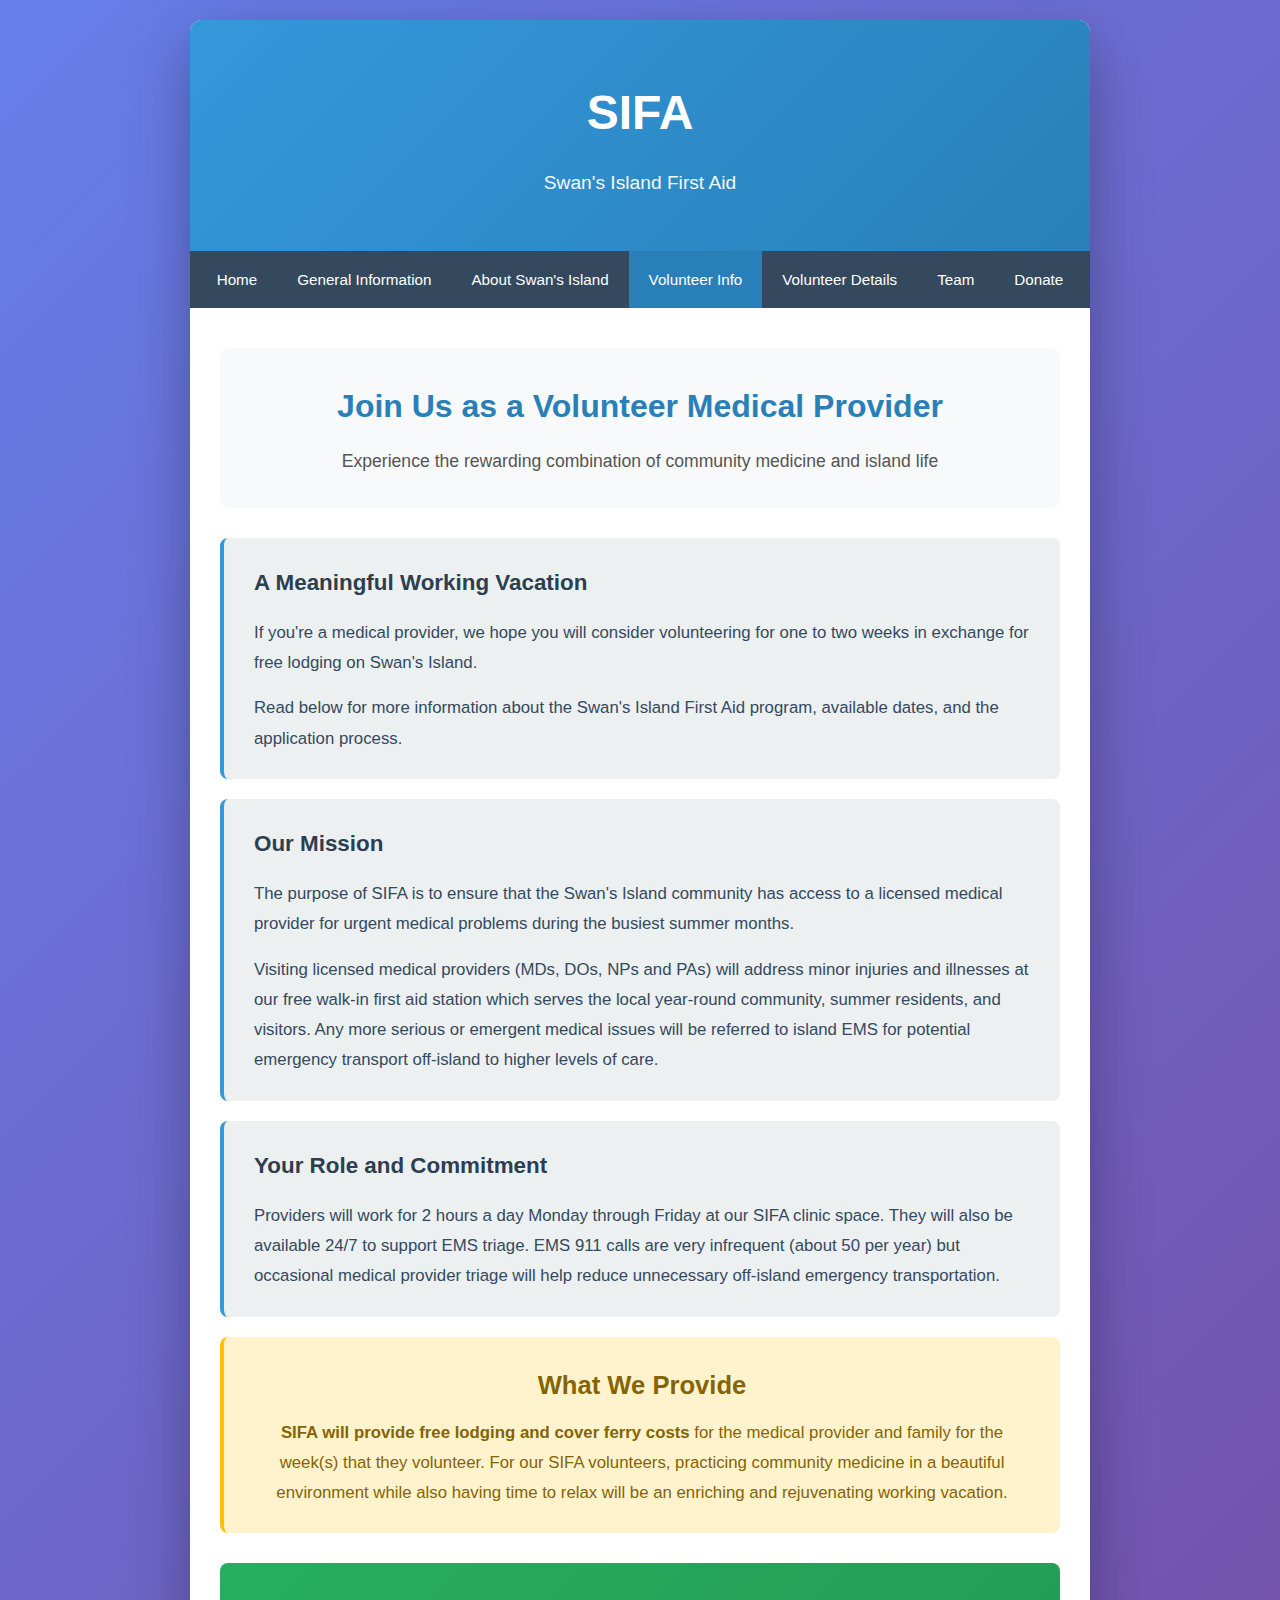
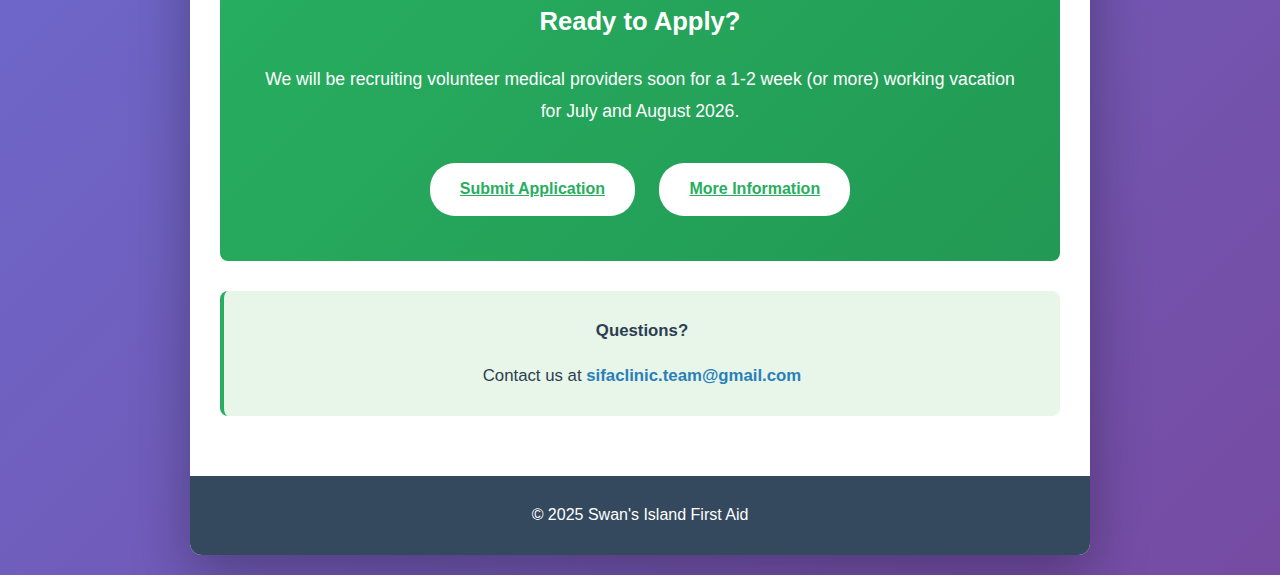
<file: volunteer-info.html>
<!DOCTYPE html>
<html lang="en">
<head>
    <meta charset="UTF-8">
    <meta name="viewport" content="width=device-width, initial-scale=1.0">
    <title>Volunteer Provider Information - SIFA</title>
    <link rel="stylesheet" href="styles.css">
</head>
<body>
    <div class="container">
        <header>
            <h1>SIFA</h1>
            <p class="subtitle">Swan's Island First Aid</p>
        </header>
        
        <nav>
            <a href="home.html">Home</a>
            <a href="general-information.html">General Information</a>
            <a href="about-swans-island.html">About Swan's Island</a>
            <a href="volunteer-info.html" class="active">Volunteer Info</a>
            <a href="volunteer-details.html">Volunteer Details</a>
            <a href="team.html">Team</a>
            <a href="donate.html">Donate</a>
        </nav>
        
        <main>
            <div class="hero">
                <h2>Join Us as a Volunteer Medical Provider</h2>
                <p>Experience the rewarding combination of community medicine and island life</p>
            </div>
            
            <div class="box box--default">
                <h3>A Meaningful Working Vacation</h3>
                <p>If you're a medical provider, we hope you will consider volunteering for one to two weeks in exchange for free lodging on Swan's Island.</p>
                <p>Read below for more information about the Swan's Island First Aid program, available dates, and the application process.</p>
            </div>

            <div class="box box--default">
                <h3>Our Mission</h3>
                <p>The purpose of SIFA is to ensure that the Swan's Island community has access to a licensed medical provider for urgent medical problems during the busiest summer months.</p>
                <p>Visiting licensed medical providers (MDs, DOs, NPs and PAs) will address minor injuries and illnesses at our free walk-in first aid station which serves the local year-round community, summer residents, and visitors. Any more serious or emergent medical issues will be referred to island EMS for potential emergency transport off-island to higher levels of care.</p>
            </div>

            <div class="box box--default">
                <h3>Your Role and Commitment</h3>
                <p>Providers will work for 2 hours a day Monday through Friday at our SIFA clinic space. They will also be available 24/7 to support EMS triage. EMS 911 calls are very infrequent (about 50 per year) but occasional medical provider triage will help reduce unnecessary off-island emergency transportation.</p>
            </div>

            <div class="box box--warning box--centered">
                <h3>What We Provide</h3>
                <p><strong>SIFA will provide free lodging and cover ferry costs</strong> for the medical provider and family for the week(s) that they volunteer. For our SIFA volunteers, practicing community medicine in a beautiful environment while also having time to relax will be an enriching and rejuvenating working vacation.</p>
            </div>

            <div class="cta">
                <h3>Ready to Apply?</h3>
                <p style="margin-bottom: 25px;">We will be recruiting volunteer medical providers soon for a 1-2 week (or more) working vacation for July and August 2026.</p>
                <a href="https://docs.google.com/forms/d/e/1FAIpQLSe60681XQ9ocTJhqylT1zx6tZ7hiVCh7QCWW-kPr77VB7YLHQ/viewform?usp=dialog" class="btn" target="_blank">Submit Application</a>
                <a href="volunteer-details.html" class="btn">More Information</a>
            </div>

            <div class="box box--contact box--centered">
                <p><strong>Questions?</strong></p>
                <p>Contact us at <a href="mailto:sifaclinic.team@gmail.com">sifaclinic.team@gmail.com</a></p>
            </div>
        </main>
        
        <footer>
            <p>&copy; 2025 Swan's Island First Aid</p>
        </footer>
    </div>
</body>
</html>
</file>
<file: styles.css>
/* SIFA - Swan's Island First Aid | Main Stylesheet */

/* === Reset & Base === */
* { margin: 0; padding: 0; box-sizing: border-box; }

body {
    font-family: -apple-system, BlinkMacSystemFont, 'Segoe UI', sans-serif;
    line-height: 1.8;
    color: #2c3e50;
    background: linear-gradient(135deg, #667eea 0%, #764ba2 100%);
    padding: 20px;
    min-height: 100vh;
}

a { color: #2980b9; text-decoration: none; }
a:hover { text-decoration: underline; }

/* === Layout === */
.container {
    max-width: 900px;
    margin: 0 auto;
    background: white;
    border-radius: 12px;
    box-shadow: 0 20px 60px rgba(0, 0, 0, 0.3);
    overflow: hidden;
}
.container--wide { max-width: 1000px; }

main { padding: 40px 30px; }

/* === Header === */
header {
    background: linear-gradient(135deg, #3498db, #2980b9);
    color: white;
    padding: 50px 30px;
    text-align: center;
}
header h1 { font-size: 3em; font-weight: 600; margin-bottom: 10px; }
header .subtitle { font-size: 1.2em; opacity: 0.95; }

/* === Navigation === */
nav {
    background: #34495e;
    display: flex;
    justify-content: center;
    flex-wrap: wrap;
}
nav a {
    color: white;
    text-decoration: none;
    padding: 15px 20px;
    transition: background 0.3s;
    font-size: 0.95em;
}
nav a:hover { background: #2c3e50; }
nav a.active { background: #2980b9; }

/* === Footer === */
footer {
    background: #34495e;
    color: white;
    text-align: center;
    padding: 25px;
}

/* === Page Header / Hero === */
.hero {
    text-align: center;
    padding: 30px;
    background: #f8f9fa;
    border-radius: 8px;
    margin-bottom: 30px;
}
.hero h2 { color: #2980b9; font-size: 2em; margin-bottom: 10px; }
.hero p { color: #555; font-size: 1.1em; }

/* === Base Box (shared by most content blocks) === */
.box {
    padding: 25px 30px;
    border-radius: 8px;
    margin-bottom: 20px;
}
.box p {
    font-size: 1.05em;
    margin-bottom: 15px;
}
.box p:last-child { margin-bottom: 0; }
.box h3 { font-size: 1.4em; margin-bottom: 15px; }
.box h4 { color: #5c6bc0; font-size: 1.2em; margin: 20px 0 10px 0; }

/* --- Box Variants --- */

/* Default: gray with blue accent */
.box--default {
    background: #ecf0f1;
    border-left: 4px solid #3498db;
}
.box--default, .box--default p { color: #34495e; }
.box--default h3 { color: #2c3e50; }

/* Card: white with shadow and purple accent */
.box--card {
    background: white;
    box-shadow: 0 4px 15px rgba(0, 0, 0, 0.1);
    border-top: 4px solid #5c6bc0;
    margin-bottom: 25px;
}
.box--card, .box--card p { color: #555; line-height: 1.9; }
.box--card h3 { color: #3f51b5; font-size: 1.5em; margin-bottom: 20px; }

/* Warning: yellow */
.box--warning {
    background: #fff3cd;
    border-left: 4px solid #ffc107;
}
.box--warning, .box--warning p, .box--warning h3 { color: #856404; }
.box--warning a { color: #856404; font-weight: 600; }
.box--warning h3 { font-size: 1.6em; margin-bottom: 10px; }

/* Success: green */
.box--success {
    background: #d4edda;
    border-left: 4px solid #27ae60;
}
.box--success, .box--success p, .box--success h3 { color: #155724; }
.box--success h3 { font-size: 1.5em; }

/* Info: light blue */
.box--info {
    background: #d1ecf1;
    border-left: 4px solid #17a2b8;
}
.box--info, .box--info p { color: #0c5460; }

/* Contact: light green */
.box--contact {
    background: #e8f5e9;
    border-left: 4px solid #27ae60;
}
.box--contact a { color: #2980b9; font-weight: 600; }

/* Link: light purple */
.box--link {
    background: #e8eaf6;
    border-left: 4px solid #5c6bc0;
}
.box--link h3 { color: #3f51b5; margin-bottom: 20px; }

/* Centered text modifier */
.box--centered { text-align: center; }

/* === CTA (Call to Action) === */
.cta {
    background: linear-gradient(135deg, #27ae60, #229954);
    color: white;
    padding: 35px;
    border-radius: 8px;
    text-align: center;
    margin: 30px 0;
}
.cta h3 { font-size: 1.6em; margin-bottom: 20px; color: white; }
.cta p { font-size: 1.1em; line-height: 1.8; color: white; }
.cta a { color: white; text-decoration: underline; }
.cta .btn { background: white; color: #27ae60; }
.cta .btn:hover { background: #ecf0f1; }

/* === Feature Grid === */
.features {
    display: grid;
    grid-template-columns: repeat(auto-fit, minmax(250px, 1fr));
    gap: 20px;
    margin: 30px 0;
}
.feature {
    background: white;
    padding: 25px;
    border-radius: 8px;
    box-shadow: 0 4px 15px rgba(0, 0, 0, 0.1);
    border-top: 4px solid #27ae60;
}
.feature h3 { color: #27ae60; margin-bottom: 10px; font-size: 1.2em; }
.feature p { color: #7f8c8d; line-height: 1.6; }

/* === Checklist (for impact lists) === */
.checklist { list-style: none; padding: 0; }
.checklist li {
    color: #34495e;
    font-size: 1.05em;
    padding: 10px 0 10px 25px;
    position: relative;
}
.checklist li::before {
    content: '✓';
    position: absolute;
    left: 0;
    color: #27ae60;
    font-weight: bold;
}

/* === Buttons === */
.btn {
    display: inline-block;
    background: #5c6bc0;
    color: white;
    padding: 12px 30px;
    border-radius: 25px;
    text-decoration: none;
    font-weight: 600;
    margin: 10px;
    transition: background 0.3s;
}
.btn:hover { background: #3f51b5; text-decoration: none; }

/* === Section Title === */
.section-title {
    color: #2980b9;
    font-size: 1.6em;
    margin: 30px 0 25px 0;
    text-align: center;
}
</file>
